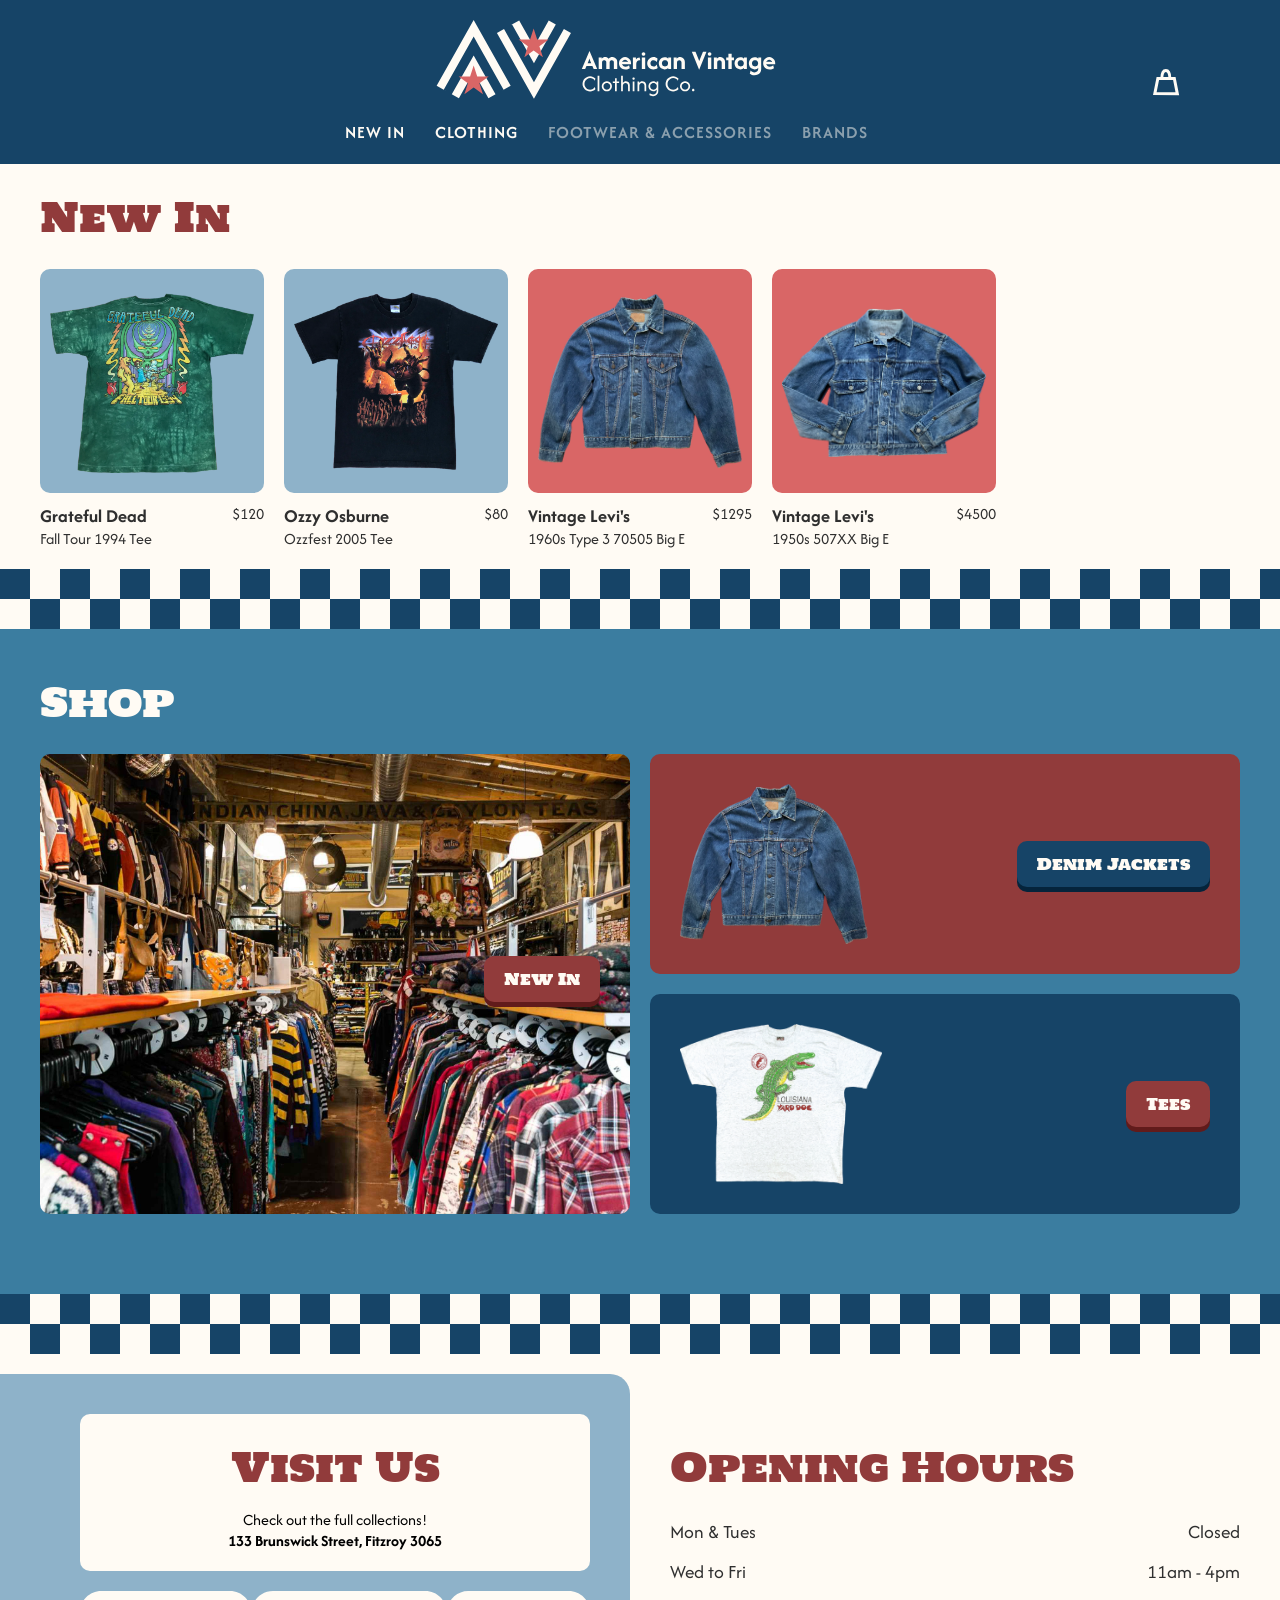
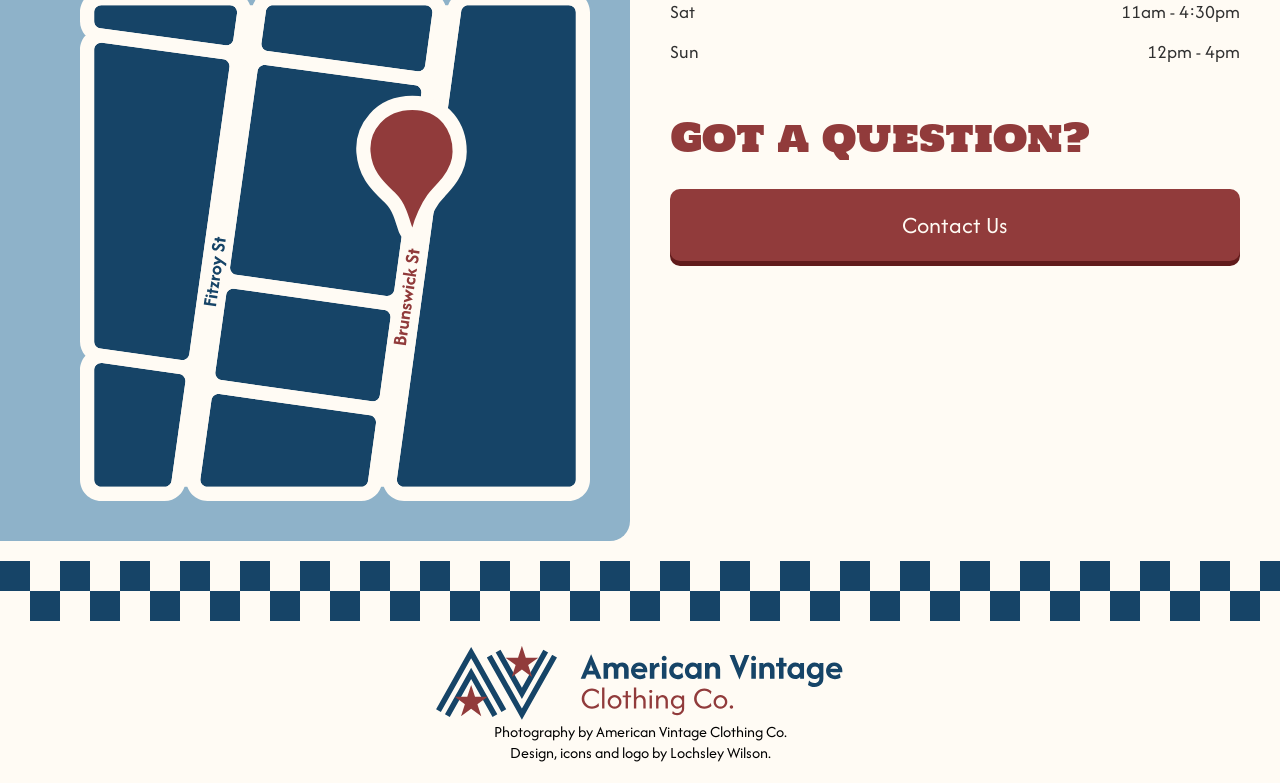
<file: index.html>
<!DOCTYPE html>
<html lang="en">

<head>
    <link rel="stylesheet" href="styles.css">
    <script src="main.js" defer></script>
    <meta charset="UTF-8">
    <meta name="viewport" content="width=device-width, initial-scale=1.0">
    <link rel="preconnect" href="https://fonts.googleapis.com">
    <link rel="preconnect" href="https://fonts.gstatic.com" crossorigin>
    <link href="https://fonts.googleapis.com/css2?family=Afacad:ital,wght@0,400..700;1,400..700&family=Holtwood+One+SC&display=swap" rel="stylesheet">
    <title>American Vintage Clothing Co.</title>
</head>

<body>
<header>
<!-- NAV BAR (with mobile-only and desktop-only elements) -->
    <nav>
<!-- Nav bar -- Left-aligned elements -->
        <div id="nav-left">
            <button id="hamburger-btn" class="mobile-only">
                <img src="icons/hamburger.svg" alt="Menu">
            </button>
         </div>
<!-- Nav bar -- Centre-aligned elements -->
        <div id="nav centre">
            <a href="index.html" id="nav-logo">
                <img src="brand/submark.svg" class="mobile-only" alt="American Vintage Clothing Co.">
                <img src="brand/horizontal-logo.svg" class="desktop-only" alt="American Vintage Clothing Co.">
            </a>
<!-- Nav bar -- Desktop-only nav links -->
            <div id="desktop-nav-links" class="desktop-only">
                <ul>
                    <li><a href="new.html">NEW IN</a></li>
                    <li style="position: relative;">
                        <a href="#" id="desktop-clothing-btn">CLOTHING</a>
                        <div id="desktop-dropdown-menu" class="hidden">
                            <ul class="dropdown-list">
                                <li><a href="tees.html">Tops</a></li>
                                <li><a href="denim-jackets.html">Jackets & Coats</a></li>
                                <li><a href="#" class="inactive">Bottoms</a></li>
                                <li><a href="#" class="inactive">Dresses & Overalls</a></li>
                            </ul>
                        </div>
                    </li>
                    <li><span class="inactive">FOOTWEAR & ACCESSORIES</span></li>
                    <li><span class="inactive">BRANDS</span></li>
                </ul>
            </div>
         </div>
<!-- Nav bar -- Right-aligned elements -->
        <div id="nav-right">
            <button id="bag-btn" class="cart-btn-container">
                <img src="icons/bag.svg" alt="Shopping Bag">
                <span id="cart-badge" class="cart-badge hidden">0</span>
            </button>
        </div>
    </nav>
<!-- Mobile menu overlay -->
<div id="mobile-menu" class="hidden">
    <ul>
        <li><a href="new.html">New In</a></li>
            <li>
                <button class="accordion-btn">Clothing</button>
                <ul class="sub-menu hidden">
                    <li><a href="tees.html">Tees</a></li>
                    <li><a href="denim-jackets.html">Denim Jackets</a></li>
                </ul>
            </li>
        <li><span class="inactive">Footwear & Accessories</span></li>
        <li><span class="inactive">Brands</span></li>
    </ul>
</div>
<!-- Cart ("bag") overlay -->
<div id="cart-overlay" class="hidden">
    <div class="cart-header">
        <h2>Your Bag</h2>
        <button id="close-cart-btn">
            <img src="icons/close.svg" alt="Close Cart">
        </button>
    </div>
    <div id="cart-items">
        <p>Your bag is currently empty.</p>
    </div>
    <div class="cart-footer">
        <a href="checkout.html" class="btn btn-secondary btn-large">Checkout</a>
    </div>
</div>
</header>

<main>
<!-- Cards -->
    <section id="hero">
        <a href="new.html" class="hero-card">
            <div class="index-card-content">
                <span class="btn btn-card btn-primary">New In</span>
            </div>
        </a>
    </section>
    <section id="sub-cards">
         <a href="tees.html" class="sub-card" id="tees-card">
            <div class="index-card-content">
                <span class="btn btn-card btn-primary">Tees</span>
            </div>
        </a>
         <a href="denim-jackets.html" class="sub-card" id="denim-jackets-card">
            <div class="index-card-content">
                <span class="btn btn-card btn-primary">Denim Jackets</span>
            </div>
        </a>
    </section>

<!-- New In (Desktop-only) -->
    <section id="desktop-new-in" class="container">
        <h1>New In</h1>
        <section id="product-list">
            <a href="product1.html" class="product-card">
                <div class="card-content">
                    <img src="images/product1_front.png" class="img-thumbnail img-thumbnail-blue" alt="Grateful Dead Tee">
                    <div class="product-details"><h3>Grateful Dead</h3><p>$120</p></div>
                    <p class="product-name">Fall Tour 1994 Tee</p>
                </div>
            </a>
            <a href="product2.html" class="product-card">
                <div class="card-content">
                    <img src="images/product2.png" class="img-thumbnail img-thumbnail-blue" alt="Ozzy Osbourne Tee">
                    <div class="product-details"><h3>Ozzy Osburne</h3><p>$80</p></div>
                    <p class="product-name">Ozzfest 2005 Tee</p>
                </div>
            </a>
            <a href="product3.html" class="product-card">
                <div class="card-content">
                    <img src="images/product3.png" class="img-thumbnail img-thumbnail-red" alt="Grateful Dead Tee">
                    <div class="product-details"><h3>Vintage Levi's</h3><p>$1295</p></div>
                    <p class="product-name">1960s Type 3 70505 Big E</p>
                </div>
            </a>
            <a href="product4.html" class="product-card">
                <div class="card-content">
                    <img src="images/product4.png" class="img-thumbnail img-thumbnail-red" alt="Grateful Dead Tee">
                    <div class="product-details"><h3>Vintage Levi's</h3><p>$4500</p></div>
                    <p class="product-name">1950s 507XX Big E</p>
                </div>
            </a>
        </section>
    </section>

<!-- Shop (Desktop-only) -->
 <div id="desktop-divider" class ="checkerboard"></div>
    <section id="desktop-shop">
        <section class="container"> 
        <h1>Shop</h1>
        <div class="shop-grid">
            <a href="new.html" class="bento-card bento-card--large">
                <span class="btn btn-card btn-primary">New In</span>
            </a>
            
            <a href="denim-jackets.html" class="bento-card bento-card--horizontal bento-card--red">
                <img src="images/product3.png" class="bento-card__img" alt="Denim Jacket">
                <span class="btn btn-card btn-secondary">Denim Jackets</span>
            </a>
            
            <a href="tees.html" class="bento-card bento-card--horizontal bento-card--blue">
                <img src="images/tee.png" class="bento-card__img" alt="Louisana Tee">
                <span class="btn btn-card btn-primary">Tees</span>
            </a>
        </div>
        </div>
        </section>
    </section>

    <div class ="checkerboard"></div>

    <section class="pre-footer-wrapper container">
        
        <div class="pre-footer-left">
            <div class="visit-card">
                <h1>Visit Us</h1>
                <p>Check out the full collections!</p>
                <p><strong>133 Brunswick Street, Fitzroy 3065</strong></p>
            </div>
            <div id="map-container">
                <a href="https://maps.app.goo.gl/vPZJQgD94iezXkmE8"></a>
            </div>
        </div>

        <div class="pre-footer-right">
            <section class="hours-section">
                <h1>Opening Hours</h1>
                <div class="hours-grid">
                    <span>Mon & Tues</span> <span class="align-right inactive-time">Closed</span>
                    <span>Wed to Fri</span> <span class="align-right">11am - 4pm</span>
                    <span>Sat</span> <span class="align-right">11am - 4:30pm</span>
                    <span>Sun</span> <span class="align-right">12pm - 4pm</span>
                </div>
            </section>
            
            <section class="contact-section">
                <h1>Got a question?</h1>
                <a href="mailto:hello@americanvintage.com" class="btn btn-primary btn-large contact-btn">Contact Us</a>
            </section>
        </div>

    </section>

</main>
<footer>
    <div class ="checkerboard"></div>
    <div id="footer-content">
        <img src="images/logo_horizontal_lightbg.svg" class="footer-logo" alt="American Vintage Clothing Co.">
        <p>Photography by American Vintage Clothing Co.</p>
        <p>Design, icons and logo by Lochsley Wilson.</p>
    </div>
</footer>
</body>
</html>
</file>
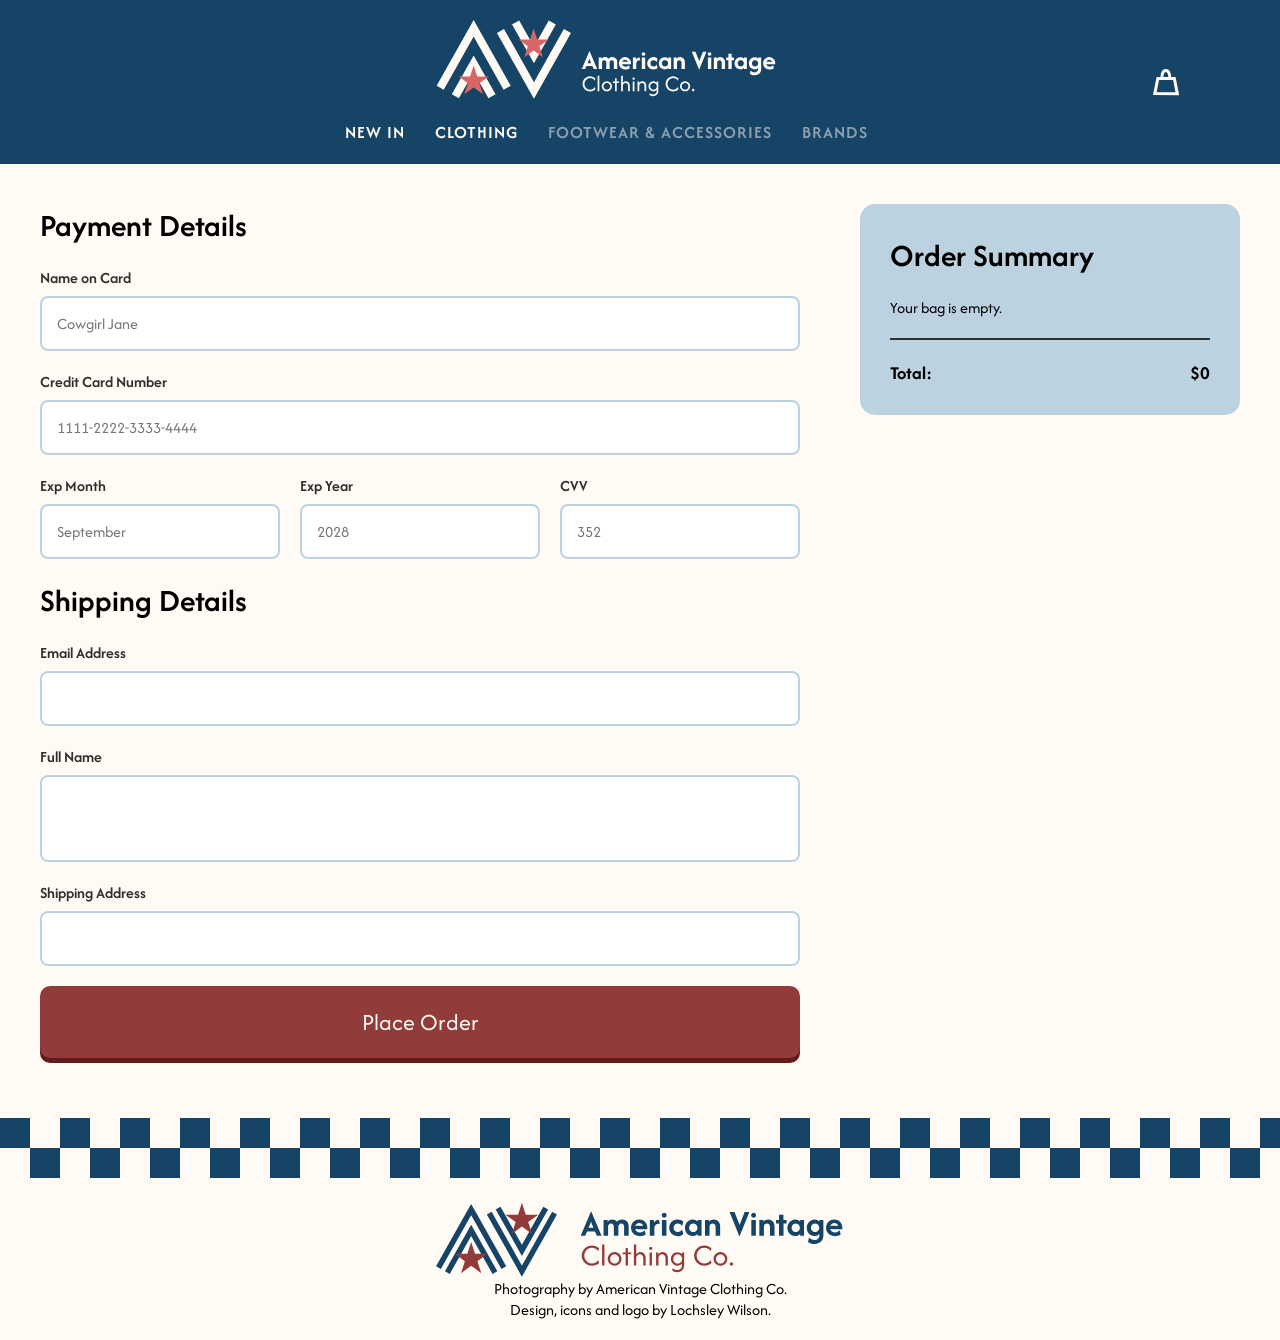
<file: checkout.html>
<!DOCTYPE html>
<html lang="en">

<head>
    <link rel="stylesheet" href="styles.css">
    <script src="main.js" defer></script>
    <meta charset="UTF-8">
    <meta name="viewport" content="width=device-width, initial-scale=1.0">
    <link rel="preconnect" href="https://fonts.googleapis.com">
    <link rel="preconnect" href="https://fonts.gstatic.com" crossorigin>
    <link href="https://fonts.googleapis.com/css2?family=Afacad:ital,wght@0,400..700;1,400..700&family=Holtwood+One+SC&display=swap" rel="stylesheet">
    <title>American Vintage Clothing Co. - Checkout</title>
</head>

<body>
<header>
<!-- NAV BAR (with mobile-only and desktop-only elements) -->
    <nav>
<!-- Nav bar -- Left-aligned elements -->
        <div id="nav-left">
            <button id="hamburger-btn" class="mobile-only">
                <img src="icons/hamburger.svg" alt="Menu">
            </button>
         </div>
<!-- Nav bar -- Centre-aligned elements -->
        <div id="nav centre">
            <a href="index.html" id="nav-logo">
                <img src="brand/submark.svg" class="mobile-only" alt="American Vintage Clothing Co.">
                <img src="brand/horizontal-logo.svg" class="desktop-only" alt="American Vintage Clothing Co.">
            </a>
<!-- Nav bar -- Desktop-only nav links -->
            <div id="desktop-nav-links" class="desktop-only">
                <ul>
                    <li><a href="new.html">NEW IN</a></li>
                    <li style="position: relative;">
                        <a href="#" id="desktop-clothing-btn">CLOTHING</a>
                        <div id="desktop-dropdown-menu" class="hidden">
                            <ul class="dropdown-list">
                                <li><a href="tees.html">Tops</a></li>
                                <li><a href="denim-jackets.html">Jackets & Coats</a></li>
                                <li><a href="#" class="inactive">Bottoms</a></li>
                                <li><a href="#" class="inactive">Dresses & Overalls</a></li>
                            </ul>
                        </div>
                    </li>
                    <li><span class="inactive">FOOTWEAR & ACCESSORIES</span></li>
                    <li><span class="inactive">BRANDS</span></li>
                </ul>
            </div>
         </div>
<!-- Nav bar -- Right-aligned elements -->
        <div id="nav-right">
            <button id="bag-btn" class="cart-btn-container">
                <img src="icons/bag.svg" alt="Shopping Bag">
                <span id="cart-badge" class="cart-badge hidden">0</span>
            </button>
        </div>
    </nav>
<!-- Mobile menu overlay -->
<div id="mobile-menu" class="hidden">
    <ul>
        <li><a href="new.html">New In</a></li>
            <li>
                <button class="accordion-btn">Clothing</button>
                <ul class="sub-menu hidden">
                    <li><a href="tees.html">Tees</a></li>
                    <li><a href="denim-jackets.html">Denim Jackets</a></li>
                </ul>
            </li>
        <li><span class="inactive">Footwear & Accessories</span></li>
        <li><span class="inactive">Brands</span></li>
    </ul>
</div>
<!-- Cart ("bag") overlay -->
<div id="cart-overlay" class="hidden">
    <div class="cart-header">
        <h2>Your Bag</h2>
        <button id="close-cart-btn">
            <img src="icons/close.svg" alt="Close Cart">
        </button>
    </div>
    <div id="cart-items">
        <p>Your bag is currently empty.</p>
    </div>
    <div class="cart-footer">
        <a href="checkout.html" class="btn btn-secondary btn-large">Checkout</a>
    </div>
</div>
</header>
<main class="checkout-container container">
    <section class="checkout-form-section">
        <h2>Payment Details</h2>

            <div class="form-group">
                <label for="cname">Name on Card</label>
                <input type="text" id="cname" name="cardname" placeholder="Cowgirl Jane" required>
            </div>

            <div class="form-group">
                <label for="ccnum">Credit Card Number</label>
                <input type="text" id="ccnum" name="cardnumber" placeholder="1111-2222-3333-4444" required>
            </div>

            <div style="display: flex; gap: 20px;">
                <div class="form-group" style="flex: 1;">
                    <label for="expmonth">Exp Month</label>
                    <input type="text" id="expmonth" name="expmonth" placeholder="September" required>
                </div>
                <div class="form-group" style="flex: 1;">
                    <label for="expyear">Exp Year</label>
                    <input type="text" id="expyear" name="expyear" placeholder="2028" required>
                </div>
                <div class="form-group" style="flex: 1;">
                    <label for="cvv">CVV</label>
                    <input type="text" id="cvv" name="cvv" placeholder="352" required>
                </div>
            </div>
        <h2>Shipping Details</h2>
        <form id="checkout-form">
            <div class="form-group">
                <label for="email">Email Address</label>
                <input type="email" id="email" required>
            </div>
            <div class="form-group">
                <label for="name">Full Name</label>
                <input type="text" id="name" required>
            </div>
            <div class="form-group">
                <label for="address">Shipping Address</label>
                <input type="text" id="address" required>
            </div>
            
            <button type="submit" class="btn btn-primary btn-large" style="margin-top: 20px;">
                Place Order
            </button>
        </form>
    </section>

    <aside class="checkout-summary-section">
        <h2>Order Summary</h2>
        <div id="checkout-summary-items">
            </div>
        <div class="checkout-total-row">
            <h3>Total:</h3>
            <h3 id="checkout-order-total">$0</h3>
        </div>
    </aside>

    <div id="confirmation-overlay" class="hidden">
        <div class="confirmation-container container">
            <button id="close-confirmation-btn" class="close-btn">
                <img src="icons/close.svg" alt="Close" style="width: 30px; height: 30px;">
            </button>
            
            <h1 class="brand" style="text-align: center; margin-top: 40px;">THANK YOU!</h1>
            
            <div class="success-icon-container">
                <div class="success-icon"><img src="icons/tick.svg" alt="Success!"></div> 
            </div>

            <div class="confirmation-section">
                <h3>Order summary</h3>
                <div class="confirmation-row">
                    <p>Free Shipping</p>
                    <p>$0</p>
                </div>
                <div class="confirmation-row confirmation-total">
                    <p style="font-weight: 600; color: var(--charcoal);">Total</p>
                    <p id="confirm-total" style="font-weight: 600; color: var(--charcoal);">$0</p>
                </div>
            </div>

            <div class="confirmation-section">
                <h3>Shipping details</h3>
                <p id="confirm-name">Name</p>
                <p id="confirm-address">Address</p>
            </div>

            <div class="confirmation-section">
                <h3>Payment details</h3>
                <div class="confirmation-row">
                    <p>Card ending in <span id="confirm-card">XXXX</span></p>
                    <div style="width: 40px; height: 25px; background-color: var(--dark-blue); border-radius: 4px;"></div>
                </div>
            </div>

            <a href="index.html" class="btn btn-primary btn-large" style="margin-top: 30px;">Keep shopping</a>
        </div>
    </div>
</main>
<footer>
    <div class ="checkerboard"></div>
    <div id="footer-content">
        <img src="images/logo_horizontal_lightbg.svg" class="footer-logo" alt="American Vintage Clothing Co.">
        <p>Photography by American Vintage Clothing Co.</p>
        <p>Design, icons and logo by Lochsley Wilson.</p>
    </div>
</footer>
</body>
</html>
</file>
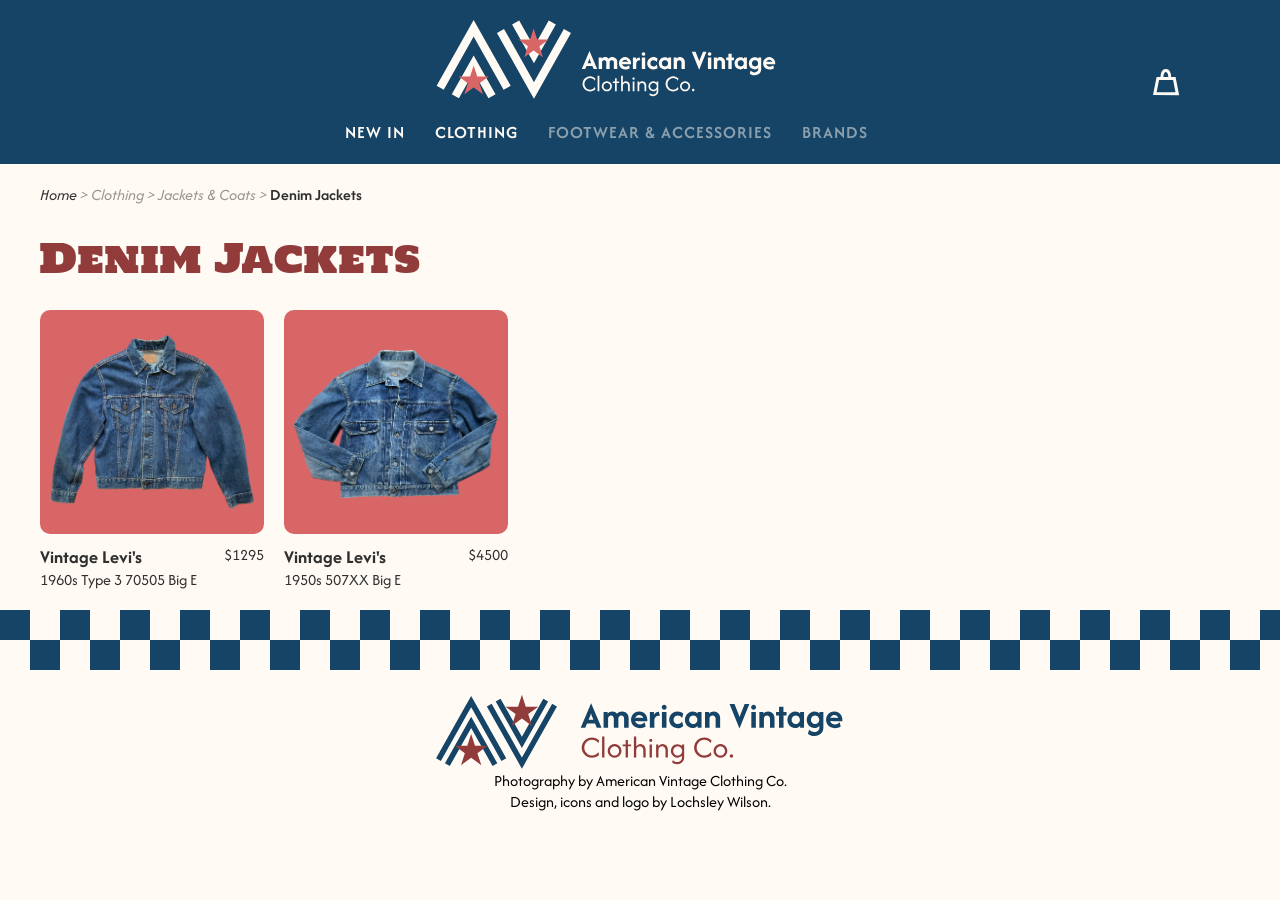
<file: denim-jackets.html>
<!DOCTYPE html>
<html lang="en">

<head>
    <link rel="stylesheet" href="styles.css">
    <script src="main.js" defer></script>
    <meta charset="UTF-8">
    <meta name="viewport" content="width=device-width, initial-scale=1.0">
    <link rel="preconnect" href="https://fonts.googleapis.com">
    <link rel="preconnect" href="https://fonts.gstatic.com" crossorigin>
    <link href="https://fonts.googleapis.com/css2?family=Afacad:ital,wght@0,400..700;1,400..700&family=Holtwood+One+SC&display=swap" rel="stylesheet">
    <title>American Vintage Clothing Co. - Denim Jackets</title>
</head>

<body>
<header>
<!-- NAV BAR (with mobile-only and desktop-only elements) -->
    <nav>
<!-- Nav bar -- Left-aligned elements -->
        <div id="nav-left">
            <button id="hamburger-btn" class="mobile-only">
                <img src="icons/hamburger.svg" alt="Menu">
            </button>
         </div>
<!-- Nav bar -- Centre-aligned elements -->
        <div id="nav centre">
            <a href="index.html" id="nav-logo">
                <img src="brand/submark.svg" class="mobile-only" alt="American Vintage Clothing Co.">
                <img src="brand/horizontal-logo.svg" class="desktop-only" alt="American Vintage Clothing Co.">
            </a>
<!-- Nav bar -- Desktop-only nav links -->
            <div id="desktop-nav-links" class="desktop-only">
                <ul>
                    <li><a href="new.html">NEW IN</a></li>
                    <li style="position: relative;">
                        <a href="#" id="desktop-clothing-btn">CLOTHING</a>
                        <div id="desktop-dropdown-menu" class="hidden">
                            <ul class="dropdown-list">
                                <li><a href="tees.html">Tops</a></li>
                                <li><a href="denim-jackets.html">Jackets & Coats</a></li>
                                <li><a href="#" class="inactive">Bottoms</a></li>
                                <li><a href="#" class="inactive">Dresses & Overalls</a></li>
                            </ul>
                        </div>
                    </li>
                    <li><span class="inactive">FOOTWEAR & ACCESSORIES</span></li>
                    <li><span class="inactive">BRANDS</span></li>
                </ul>
            </div>
         </div>
<!-- Nav bar -- Right-aligned elements -->
        <div id="nav-right">
            <button id="bag-btn" class="cart-btn-container">
                <img src="icons/bag.svg" alt="Shopping Bag">
                <span id="cart-badge" class="cart-badge hidden">0</span>
            </button>
        </div>
    </nav>
<!-- Mobile menu overlay -->
<div id="mobile-menu" class="hidden">
    <ul>
        <li><a href="new.html">New In</a></li>
            <li>
                <button class="accordion-btn">Clothing</button>
                <ul class="sub-menu hidden">
                    <li><a href="tees.html">Tees</a></li>
                    <li><a href="denim-jackets.html">Denim Jackets</a></li>
                </ul>
            </li>
        <li><span class="inactive">Footwear & Accessories</span></li>
        <li><span class="inactive">Brands</span></li>
    </ul>
</div>
<!-- Cart ("bag") overlay -->
<div id="cart-overlay" class="hidden">
    <div class="cart-header">
        <h2>Your Bag</h2>
        <button id="close-cart-btn">
            <img src="icons/close.svg" alt="Close Cart">
        </button>
    </div>
    <div id="cart-items">
        <p>Your bag is currently empty.</p>
    </div>
    <div class="cart-footer">
        <a href="checkout.html" class="btn btn-secondary btn-large">Checkout</a>
    </div>
</div>
</header>

<main>
    <section id="breadcrumb" class="container">
        <p>
            <a href="index.html" class="breadcrumb-link">Home</a> 
            <span class="breadcrumb-inactive"> > Clothing > Jackets & Coats > </span>
            <span class="breadcrumb-current">Denim Jackets</span>
        </p>
    </section>
    <section id="products" class="container">
        <h1>Denim Jackets</h1>
        <section id="product-list">
            <a href="product3.html" class="product-card">
                <div class="card-content">
                    <img src="images/product3.png" class="img-thumbnail img-thumbnail-red" alt="Grateful Dead Tee">
                    <div class="product-details"><h3>Vintage Levi's</h3><p>$1295</p></div>
                    <p class="product-name">1960s Type 3 70505 Big E</p>
                </div>
            </a>
            <a href="product4.html" class="product-card">
                <div class="card-content">
                    <img src="images/product4.png" class="img-thumbnail img-thumbnail-red" alt="Grateful Dead Tee">
                    <div class="product-details"><h3>Vintage Levi's</h3><p>$4500</p></div>
                    <p class="product-name">1950s 507XX Big E</p>
                </div>
            </a>
    </section>
</main>
<footer>
    <div class ="checkerboard"></div>
    <div id="footer-content">
        <img src="images/logo_horizontal_lightbg.svg" class="footer-logo" alt="American Vintage Clothing Co.">
        <p>Photography by American Vintage Clothing Co.</p>
        <p>Design, icons and logo by Lochsley Wilson.</p>
    </div>
</footer>
</body>
</html>
</file>
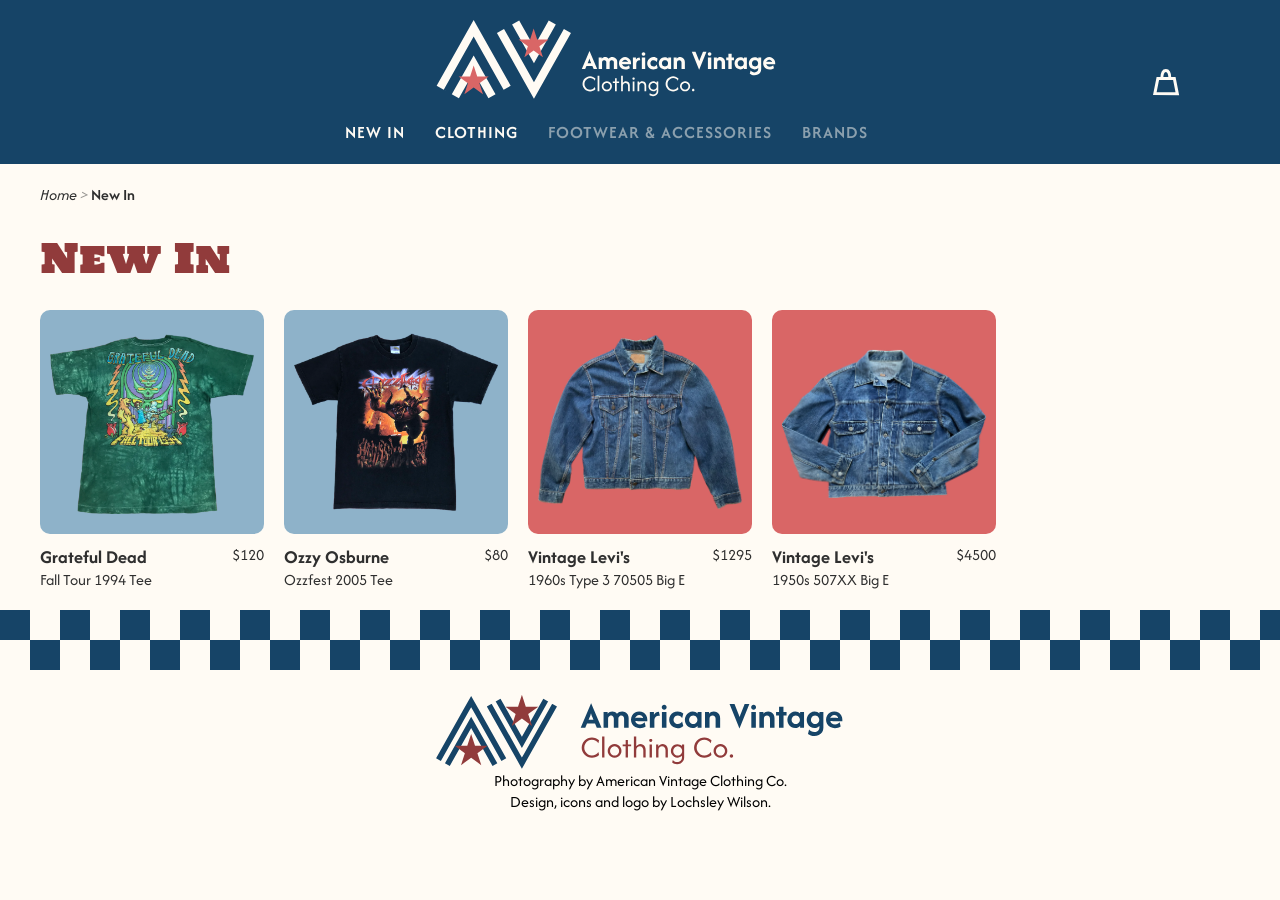
<file: new.html>
<!DOCTYPE html>
<html lang="en">

<head>
    <link rel="stylesheet" href="styles.css">
    <script src="main.js" defer></script>
    <meta charset="UTF-8">
    <meta name="viewport" content="width=device-width, initial-scale=1.0">
    <link rel="preconnect" href="https://fonts.googleapis.com">
    <link rel="preconnect" href="https://fonts.gstatic.com" crossorigin>
    <link href="https://fonts.googleapis.com/css2?family=Afacad:ital,wght@0,400..700;1,400..700&family=Holtwood+One+SC&display=swap" rel="stylesheet">
    <title>American Vintage Clothing Co. - New In</title>
</head>

<body>
<header>
<!-- NAV BAR (with mobile-only and desktop-only elements) -->
    <nav>
<!-- Nav bar -- Left-aligned elements -->
        <div id="nav-left">
            <button id="hamburger-btn" class="mobile-only">
                <img src="icons/hamburger.svg" alt="Menu">
            </button>
         </div>
<!-- Nav bar -- Centre-aligned elements -->
        <div id="nav centre">
            <a href="index.html" id="nav-logo">
                <img src="brand/submark.svg" class="mobile-only" alt="American Vintage Clothing Co.">
                <img src="brand/horizontal-logo.svg" class="desktop-only" alt="American Vintage Clothing Co.">
            </a>
<!-- Nav bar -- Desktop-only nav links -->
            <div id="desktop-nav-links" class="desktop-only">
                <ul>
                    <li><a href="new.html">NEW IN</a></li>
                    <li style="position: relative;">
                        <a href="#" id="desktop-clothing-btn">CLOTHING</a>
                        <div id="desktop-dropdown-menu" class="hidden">
                            <ul class="dropdown-list">
                                <li><a href="tees.html">Tops</a></li>
                                <li><a href="denim-jackets.html">Jackets & Coats</a></li>
                                <li><a href="#" class="inactive">Bottoms</a></li>
                                <li><a href="#" class="inactive">Dresses & Overalls</a></li>
                            </ul>
                        </div>
                    </li>
                    <li><span class="inactive">FOOTWEAR & ACCESSORIES</span></li>
                    <li><span class="inactive">BRANDS</span></li>
                </ul>
            </div>
         </div>
<!-- Nav bar -- Right-aligned elements -->
        <div id="nav-right">
            <button id="bag-btn" class="cart-btn-container">
                <img src="icons/bag.svg" alt="Shopping Bag">
                <span id="cart-badge" class="cart-badge hidden">0</span>
            </button>
        </div>
    </nav>
<!-- Mobile menu overlay -->
<div id="mobile-menu" class="hidden">
    <ul>
        <li><a href="new.html">New In</a></li>
            <li>
                <button class="accordion-btn">Clothing</button>
                <ul class="sub-menu hidden">
                    <li><a href="tees.html">Tees</a></li>
                    <li><a href="denim-jackets.html">Denim Jackets</a></li>
                </ul>
            </li>
        <li><span class="inactive">Footwear & Accessories</span></li>
        <li><span class="inactive">Brands</span></li>
    </ul>
</div>
<!-- Cart ("bag") overlay -->
<div id="cart-overlay" class="hidden">
    <div class="cart-header">
        <h2>Your Bag</h2>
        <button id="close-cart-btn">
            <img src="icons/close.svg" alt="Close Cart">
        </button>
    </div>
    <div id="cart-items">
        <p>Your bag is currently empty.</p>
    </div>
    <div class="cart-footer">
        <a href="checkout.html" class="btn btn-secondary btn-large">Checkout</a>
    </div>
</div>
</header>
<main>
    <section id="breadcrumb" class="container">
        <p>
            <a href="index.html" class="breadcrumb-link">Home</a> 
            <span class="breadcrumb-inactive"> > </span>
            <span class="breadcrumb-current">New In</span>
        </p>
    </section>
    <section id="products" class="container">
        <h1>New In</h1>
        <section id="product-list">
            <a href="product1.html" class="product-card">
                <div class="card-content">
                    <img src="images/product1_front.png" class="img-thumbnail img-thumbnail-blue" alt="Grateful Dead Tee">
                    <div class="product-details"><h3>Grateful Dead</h3><p>$120</p></div>
                    <p class="product-name">Fall Tour 1994 Tee</p>
                </div>
            </a>
            <a href="product2.html" class="product-card">
                <div class="card-content">
                    <img src="images/product2.png" class="img-thumbnail img-thumbnail-blue" alt="Ozzy Osbourne Tee">
                    <div class="product-details"><h3>Ozzy Osburne</h3><p>$80</p></div>
                    <p class="product-name">Ozzfest 2005 Tee</p>
                </div>
            </a>
            <a href="product3.html" class="product-card">
                <div class="card-content">
                    <img src="images/product3.png" class="img-thumbnail img-thumbnail-red" alt="Grateful Dead Tee">
                    <div class="product-details"><h3>Vintage Levi's</h3><p>$1295</p></div>
                    <p class="product-name">1960s Type 3 70505 Big E</p>
                </div>
            </a>
            <a href="product4.html" class="product-card">
                <div class="card-content">
                    <img src="images/product4.png" class="img-thumbnail img-thumbnail-red" alt="Grateful Dead Tee">
                    <div class="product-details"><h3>Vintage Levi's</h3><p>$4500</p></div>
                    <p class="product-name">1950s 507XX Big E</p>
                </div>
            </a>
        </section>
</main>
<footer>
    <div class ="checkerboard"></div>
    <div id="footer-content">
        <img src="images/logo_horizontal_lightbg.svg" class="footer-logo" alt="American Vintage Clothing Co.">
        <p>Photography by American Vintage Clothing Co.</p>
        <p>Design, icons and logo by Lochsley Wilson.</p>
    </div>
</footer>
</body>
</html>
</file>
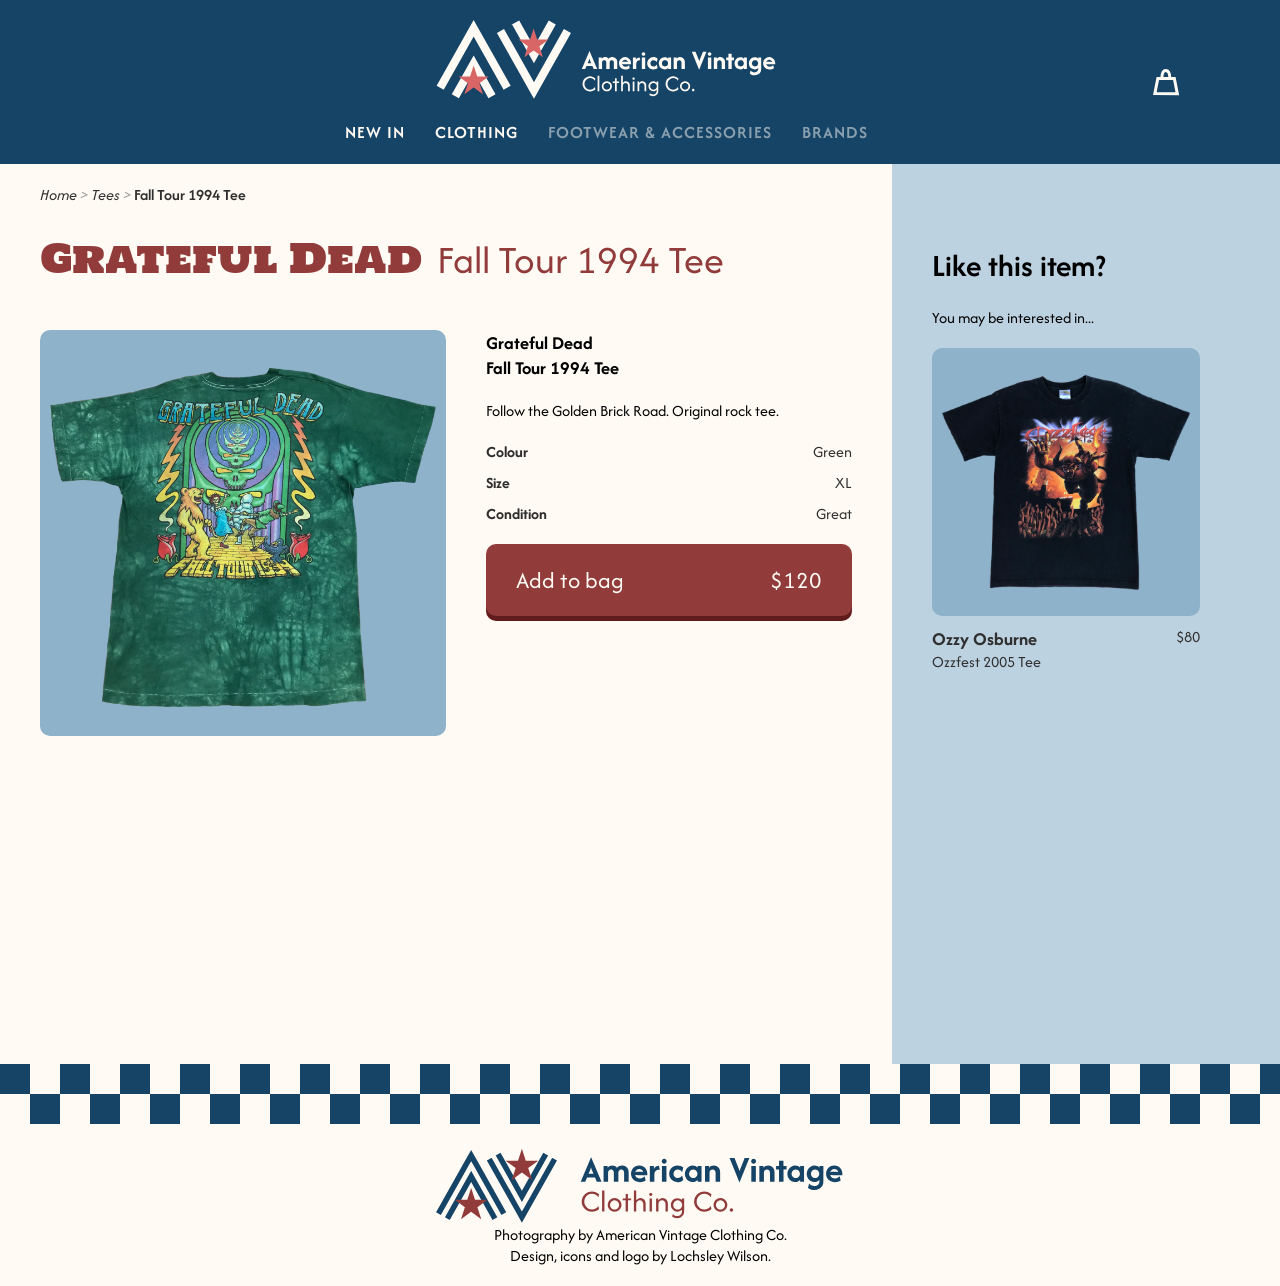
<file: product1.html>
<!DOCTYPE html>
<html lang="en">

<head>
    <link rel="stylesheet" href="styles.css">
    <script src="main.js" defer></script>
    <meta charset="UTF-8">
    <meta name="viewport" content="width=device-width, initial-scale=1.0">
    <link rel="preconnect" href="https://fonts.googleapis.com">
    <link rel="preconnect" href="https://fonts.gstatic.com" crossorigin>
    <link href="https://fonts.googleapis.com/css2?family=Afacad:ital,wght@0,400..700;1,400..700&family=Holtwood+One+SC&display=swap" rel="stylesheet">
    <title>American Vintage Clothing Co. - Grateful Dead Fall Tour 1994 Tee</title>
</head>

<body>
<header>
<!-- NAV BAR (with mobile-only and desktop-only elements) -->
    <nav>
<!-- Nav bar -- Left-aligned elements -->
        <div id="nav-left">
            <button id="hamburger-btn" class="mobile-only">
                <img src="icons/hamburger.svg" alt="Menu">
            </button>
         </div>
<!-- Nav bar -- Centre-aligned elements -->
        <div id="nav centre">
            <a href="index.html" id="nav-logo">
                <img src="brand/submark.svg" class="mobile-only" alt="American Vintage Clothing Co.">
                <img src="brand/horizontal-logo.svg" class="desktop-only" alt="American Vintage Clothing Co.">
            </a>
<!-- Nav bar -- Desktop-only nav links -->
            <div id="desktop-nav-links" class="desktop-only">
                <ul>
                    <li><a href="new.html">NEW IN</a></li>
                    <li style="position: relative;">
                        <a href="#" id="desktop-clothing-btn">CLOTHING</a>
                        <div id="desktop-dropdown-menu" class="hidden">
                            <ul class="dropdown-list">
                                <li><a href="tees.html">Tops</a></li>
                                <li><a href="denim-jackets.html">Jackets & Coats</a></li>
                                <li><a href="#" class="inactive">Bottoms</a></li>
                                <li><a href="#" class="inactive">Dresses & Overalls</a></li>
                            </ul>
                        </div>
                    </li>
                    <li><span class="inactive">FOOTWEAR & ACCESSORIES</span></li>
                    <li><span class="inactive">BRANDS</span></li>
                </ul>
            </div>
         </div>
<!-- Nav bar -- Right-aligned elements -->
        <div id="nav-right">
            <button id="bag-btn" class="cart-btn-container">
                <img src="icons/bag.svg" alt="Shopping Bag">
                <span id="cart-badge" class="cart-badge hidden">0</span>
            </button>
        </div>
    </nav>
<!-- Mobile menu overlay -->
<div id="mobile-menu" class="hidden">
    <ul>
        <li><a href="new.html">New In</a></li>
            <li>
                <button class="accordion-btn">Clothing</button>
                <ul class="sub-menu hidden">
                    <li><a href="tees.html">Tees</a></li>
                    <li><a href="denim-jackets.html">Denim Jackets</a></li>
                </ul>
            </li>
        <li><span class="inactive">Footwear & Accessories</span></li>
        <li><span class="inactive">Brands</span></li>
    </ul>
</div>
<!-- Cart ("bag") overlay -->
<div id="cart-overlay" class="hidden">
    <div class="cart-header">
        <h2>Your Bag</h2>
        <button id="close-cart-btn">
            <img src="icons/close.svg" alt="Close Cart">
        </button>
    </div>
    <div id="cart-items">
        <p>Your bag is currently empty.</p>
    </div>
    <div class="cart-footer">
        <a href="checkout.html" class="btn btn-secondary btn-large">Checkout</a>
    </div>
</div>
</header>

<main class="product-page-container">
    <div class="product-main-content">
        <section id="breadcrumb" class="container">
            <p>
                <a href="index.html" class="breadcrumb-link">Home</a> 
                <span class="breadcrumb-inactive"> ></span>
                <a href="tees.html" class="breadcrumb-link">Tees</a> 
                <span class="breadcrumb-inactive"> > </span>
                <span class="breadcrumb-current">Fall Tour 1994 Tee</span>
            </p>
        </section>
        <div class="product-heading-group">
            <h1 class="brand">Grateful Dead</h1>
            <h1 id="name">Fall Tour 1994 Tee</h1>
        </div>
        <section id="product" class="container">
            <img src="images/product1_front.png" id="main-product" class="img-thumbnail img-thumbnail-blue" alt="Grateful Dead Tee">
            <section id="product-info"> 
                <h3 class="product-brand">Grateful Dead</h2>
                <h3 class="product-name">Fall Tour 1994 Tee</h2>
                <p class="product-description">Follow the Golden Brick Road. Original rock tee.</p>
                <p class="product-variable"><span class="product-variable--name">Colour</span><span class="product-variable--data">Green</span></p>
                <p class="product-variable"><span class="product-variable--name">Size</span><span class="product-variable--data">XL</span></p>
                <p class="product-variable"><span class="product-variable--name">Condition</span><span class="product-variable--data">Great</span></p>
                <button id="add-to-bag-btn" class="btn btn-primary btn-split" data-id="1">
                    <span>Add to bag</span> <span id="btn-price">$120</span>  
                </button>
            </section>
        </section>
        
    </div>
    
    <aside id="product-sidebar" class="desktop-only">
        <div id="product-sidebar--content">
            <h2>Like this item?</h2>
            <p>You may be interested in...</p>
            <a href="product2.html" class="product-card">
                <div class="card-content">
                    <img src="images/product2.png" class="img-thumbnail img-thumbnail-blue" alt="Ozzy Osbourne Tee">
                    <div class="product-details"><h3>Ozzy Osburne </h3><p>$80</p></div>
                    <p class="product-name">Ozzfest 2005 Tee</p>
                </div>
            </a>
        </div>
    </aside>

</main>
<footer>
    <div class ="checkerboard"></div>
    <div id="footer-content">
        <img src="images/logo_horizontal_lightbg.svg" class="footer-logo" alt="American Vintage Clothing Co.">
        <p>Photography by American Vintage Clothing Co.</p>
        <p>Design, icons and logo by Lochsley Wilson.</p>
    </div>
</footer>
</body>
</html>
</file>
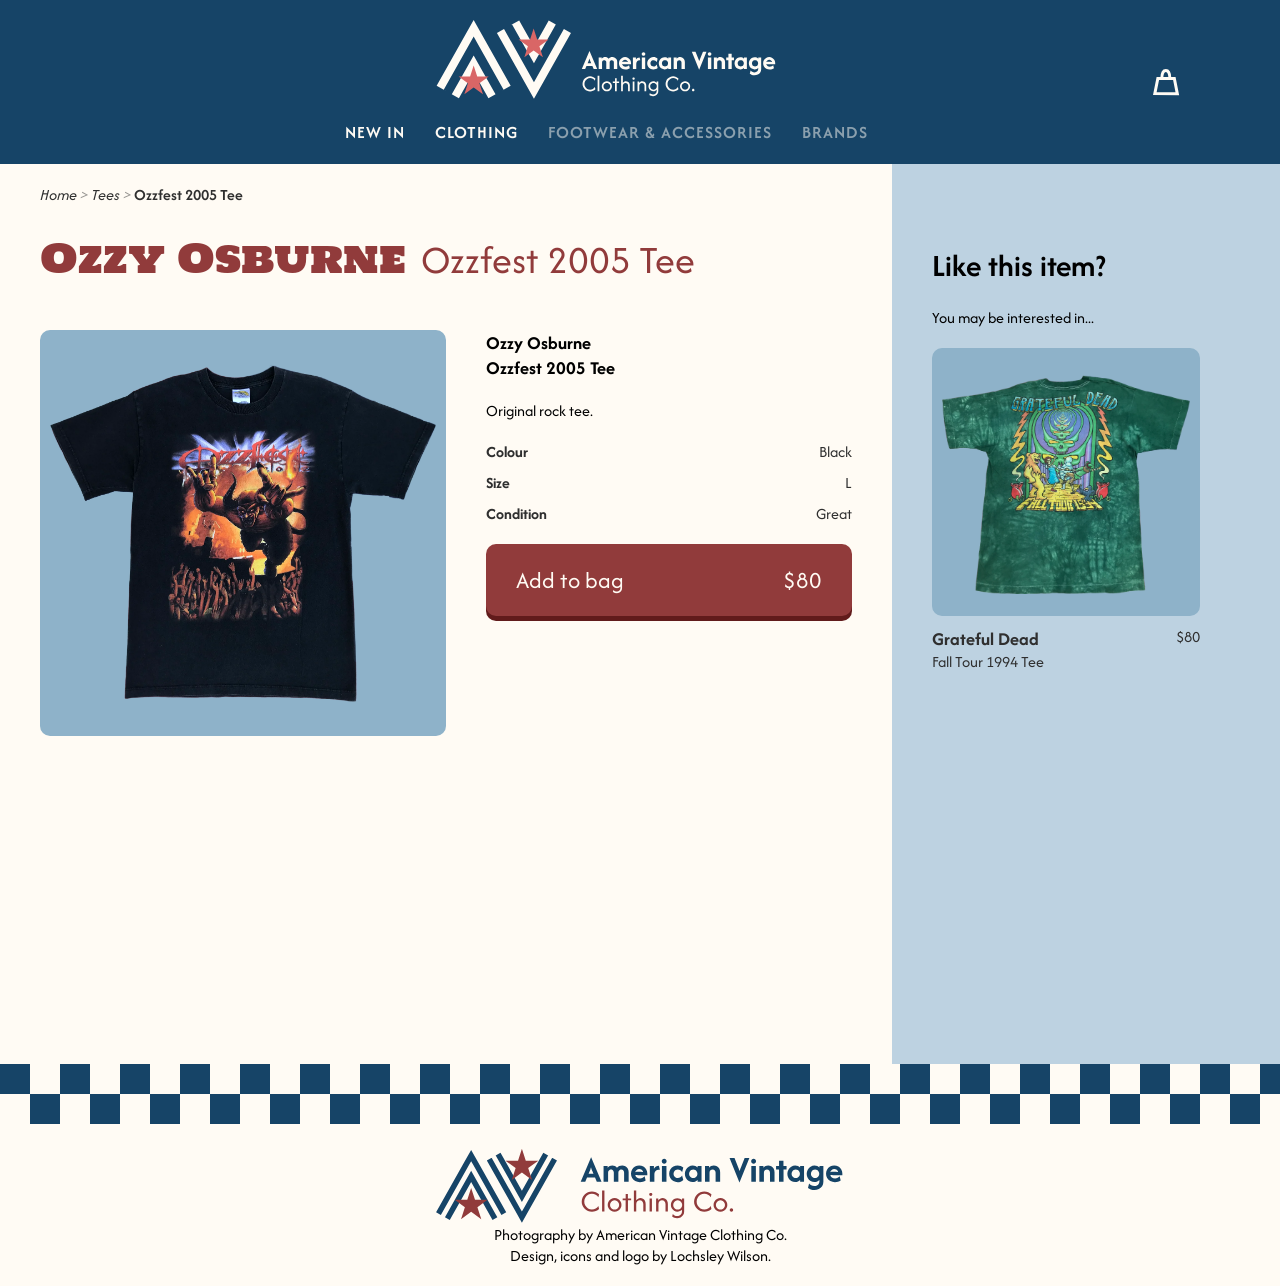
<file: product2.html>
<!DOCTYPE html>
<html lang="en">

<head>
    <link rel="stylesheet" href="styles.css">
    <script src="main.js" defer></script>
    <meta charset="UTF-8">
    <meta name="viewport" content="width=device-width, initial-scale=1.0">
    <link rel="preconnect" href="https://fonts.googleapis.com">
    <link rel="preconnect" href="https://fonts.gstatic.com" crossorigin>
    <link href="https://fonts.googleapis.com/css2?family=Afacad:ital,wght@0,400..700;1,400..700&family=Holtwood+One+SC&display=swap" rel="stylesheet">
    <title>American Vintage Clothing Co. - Ozzy Osburne Ozzfest 2005 Tee</title>
</head>

<body>
<header>
<!-- NAV BAR (with mobile-only and desktop-only elements) -->
    <nav>
<!-- Nav bar -- Left-aligned elements -->
        <div id="nav-left">
            <button id="hamburger-btn" class="mobile-only">
                <img src="icons/hamburger.svg" alt="Menu">
            </button>
         </div>
<!-- Nav bar -- Centre-aligned elements -->
        <div id="nav centre">
            <a href="index.html" id="nav-logo">
                <img src="brand/submark.svg" class="mobile-only" alt="American Vintage Clothing Co.">
                <img src="brand/horizontal-logo.svg" class="desktop-only" alt="American Vintage Clothing Co.">
            </a>
<!-- Nav bar -- Desktop-only nav links -->
            <div id="desktop-nav-links" class="desktop-only">
                <ul>
                    <li><a href="new.html">NEW IN</a></li>
                    <li style="position: relative;">
                        <a href="#" id="desktop-clothing-btn">CLOTHING</a>
                        <div id="desktop-dropdown-menu" class="hidden">
                            <ul class="dropdown-list">
                                <li><a href="tees.html">Tops</a></li>
                                <li><a href="denim-jackets.html">Jackets & Coats</a></li>
                                <li><a href="#" class="inactive">Bottoms</a></li>
                                <li><a href="#" class="inactive">Dresses & Overalls</a></li>
                            </ul>
                        </div>
                    </li>
                    <li><span class="inactive">FOOTWEAR & ACCESSORIES</span></li>
                    <li><span class="inactive">BRANDS</span></li>
                </ul>
            </div>
         </div>
<!-- Nav bar -- Right-aligned elements -->
        <div id="nav-right">
            <button id="bag-btn" class="cart-btn-container">
                <img src="icons/bag.svg" alt="Shopping Bag">
                <span id="cart-badge" class="cart-badge hidden">0</span>
            </button>
        </div>
    </nav>
<!-- Mobile menu overlay -->
<div id="mobile-menu" class="hidden">
    <ul>
        <li><a href="new.html">New In</a></li>
            <li>
                <button class="accordion-btn">Clothing</button>
                <ul class="sub-menu hidden">
                    <li><a href="tees.html">Tees</a></li>
                    <li><a href="denim-jackets.html">Denim Jackets</a></li>
                </ul>
            </li>
        <li><span class="inactive">Footwear & Accessories</span></li>
        <li><span class="inactive">Brands</span></li>
    </ul>
</div>
<!-- Cart ("bag") overlay -->
<div id="cart-overlay" class="hidden">
    <div class="cart-header">
        <h2>Your Bag</h2>
        <button id="close-cart-btn">
            <img src="icons/close.svg" alt="Close Cart">
        </button>
    </div>
    <div id="cart-items">
        <p>Your bag is currently empty.</p>
    </div>
    <div class="cart-footer">
        <a href="checkout.html" class="btn btn-secondary btn-large">Checkout</a>
    </div>
</div>
</header>

<main class="product-page-container">
    <div class="product-main-content">
        <section id="breadcrumb" class="container">
            <p>
                <a href="index.html" class="breadcrumb-link">Home</a> 
                <span class="breadcrumb-inactive"> ></span>
                <a href="tees.html" class="breadcrumb-link">Tees</a> 
                <span class="breadcrumb-inactive"> > </span>
                <span class="breadcrumb-current">Ozzfest 2005 Tee</span>
            </p>
        </section>
        <div class="product-heading-group">
            <h1 class="brand">Ozzy Osburne</h1>
            <h1 id="name">Ozzfest 2005 Tee</h1>
        </div>
        <section id="product" class="container">
            <img src="images/product2.png" id="main-product" class="img-thumbnail img-thumbnail-blue" alt="Ozzy Osburne Tee">
            <section id="product-info"> 
                <h3 class="product-brand">Ozzy Osburne</h2>
                <h3 class="product-name">Ozzfest 2005 Tee</h2>
                <p class="product-description">Original rock tee.</p>
                <p class="product-variable"><span class="product-variable--name">Colour</span><span class="product-variable--data">Black</span></p>
                <p class="product-variable"><span class="product-variable--name">Size</span><span class="product-variable--data">L</span></p>
                <p class="product-variable"><span class="product-variable--name">Condition</span><span class="product-variable--data">Great</span></p>
                <button id="add-to-bag-btn" class="btn btn-primary btn-split" data-id="2">
                    <span>Add to bag</span> <span id="btn-price">$80</span>  
                </button>
            </section>
        </section>
        
    </div>
    
    <aside id="product-sidebar" class="desktop-only">
        <div id="product-sidebar--content">
            <h2>Like this item?</h2>
            <p>You may be interested in...</p>
            <a href="product1.html" class="product-card">
                <div class="card-content">
                    <img src="images/product1_front.png" class="img-thumbnail img-thumbnail-blue" alt="Grateful Dead Tee">
                    <div class="product-details"><h3>Grateful Dead</h3><p>$80</p></div>
                    <p class="product-name">Fall Tour 1994 Tee</p>
                </div>
            </a>
        </div>
    </aside>

</main>
<footer>
    <div class ="checkerboard"></div>
    <div id="footer-content">
        <img src="images/logo_horizontal_lightbg.svg" class="footer-logo" alt="American Vintage Clothing Co.">
        <p>Photography by American Vintage Clothing Co.</p>
        <p>Design, icons and logo by Lochsley Wilson.</p>
    </div>
</footer>
</body>
</html>
</file>
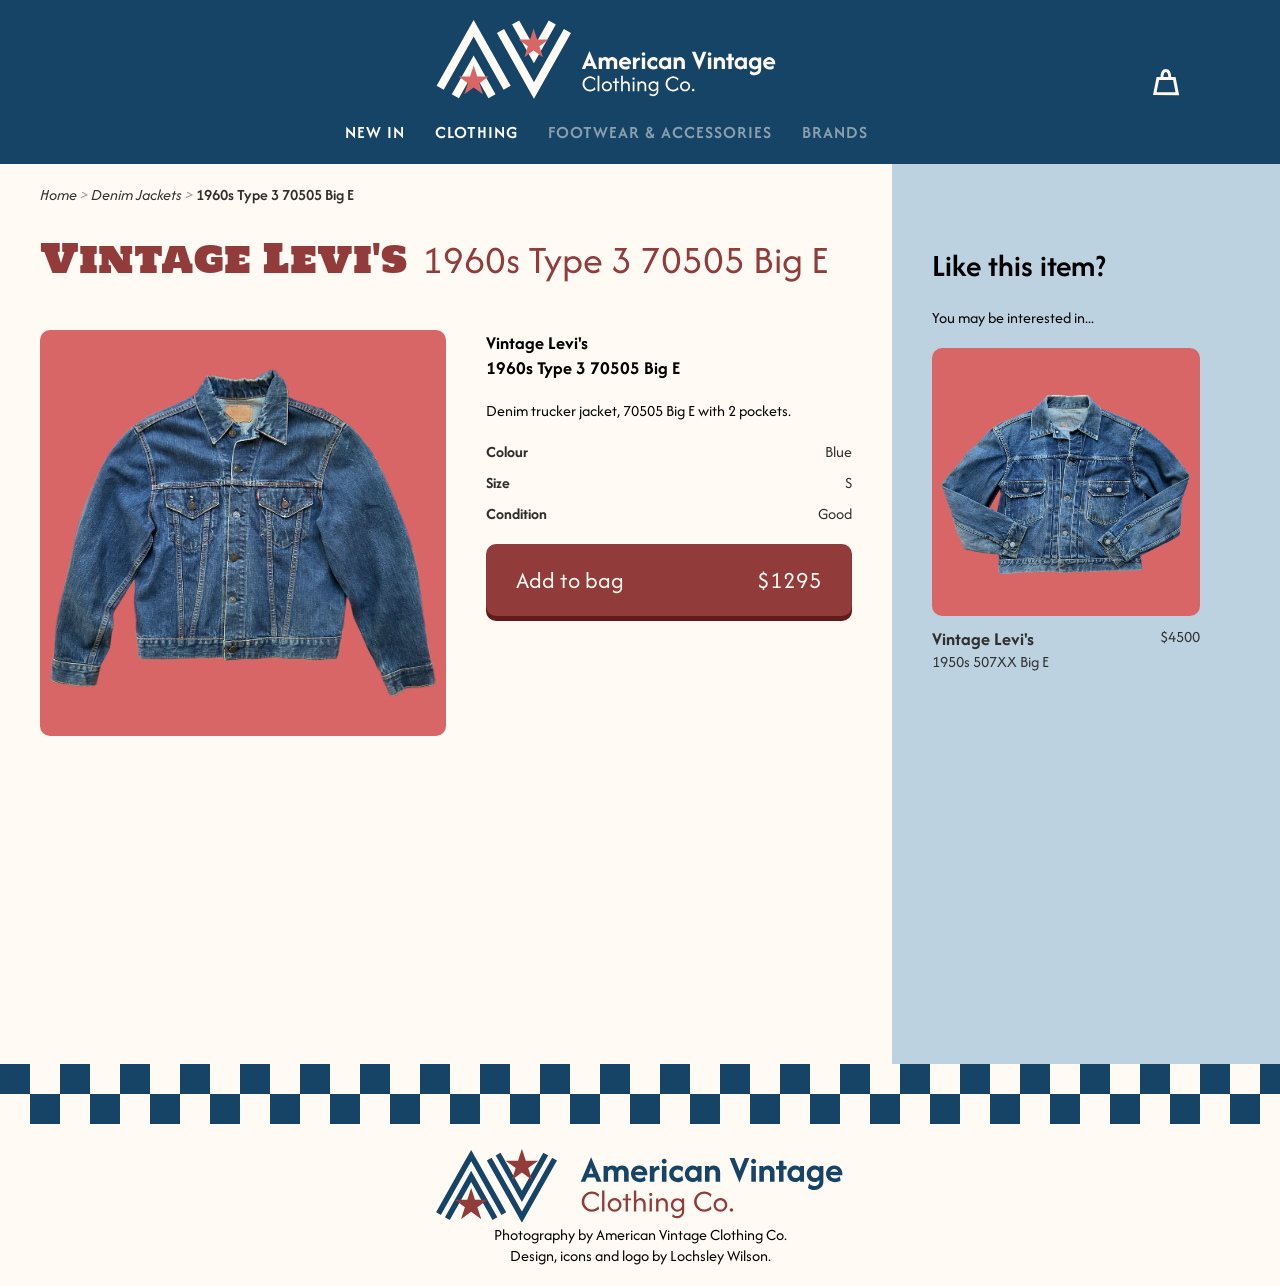
<file: product3.html>
<!DOCTYPE html>
<html lang="en">

<head>
    <link rel="stylesheet" href="styles.css">
    <script src="main.js" defer></script>
    <meta charset="UTF-8">
    <meta name="viewport" content="width=device-width, initial-scale=1.0">
    <link rel="preconnect" href="https://fonts.googleapis.com">
    <link rel="preconnect" href="https://fonts.gstatic.com" crossorigin>
    <link href="https://fonts.googleapis.com/css2?family=Afacad:ital,wght@0,400..700;1,400..700&family=Holtwood+One+SC&display=swap" rel="stylesheet">
    <title>American Vintage Clothing Co. - Product 1</title>
</head>

<body>
<header>
<!-- NAV BAR (with mobile-only and desktop-only elements) -->
    <nav>
<!-- Nav bar -- Left-aligned elements -->
        <div id="nav-left">
            <button id="hamburger-btn" class="mobile-only">
                <img src="icons/hamburger.svg" alt="Menu">
            </button>
         </div>
<!-- Nav bar -- Centre-aligned elements -->
        <div id="nav centre">
            <a href="index.html" id="nav-logo">
                <img src="brand/submark.svg" class="mobile-only" alt="American Vintage Clothing Co.">
                <img src="brand/horizontal-logo.svg" class="desktop-only" alt="American Vintage Clothing Co.">
            </a>
<!-- Nav bar -- Desktop-only nav links -->
            <div id="desktop-nav-links" class="desktop-only">
                <ul>
                    <li><a href="new.html">NEW IN</a></li>
                    <li style="position: relative;">
                        <a href="#" id="desktop-clothing-btn">CLOTHING</a>
                        <div id="desktop-dropdown-menu" class="hidden">
                            <ul class="dropdown-list">
                                <li><a href="tees.html">Tops</a></li>
                                <li><a href="denim-jackets.html">Jackets & Coats</a></li>
                                <li><a href="#" class="inactive">Bottoms</a></li>
                                <li><a href="#" class="inactive">Dresses & Overalls</a></li>
                            </ul>
                        </div>
                    </li>
                    <li><span class="inactive">FOOTWEAR & ACCESSORIES</span></li>
                    <li><span class="inactive">BRANDS</span></li>
                </ul>
            </div>
         </div>
<!-- Nav bar -- Right-aligned elements -->
        <div id="nav-right">
            <button id="bag-btn" class="cart-btn-container">
                <img src="icons/bag.svg" alt="Shopping Bag">
                <span id="cart-badge" class="cart-badge hidden">0</span>
            </button>
        </div>
    </nav>
<!-- Mobile menu overlay -->
<div id="mobile-menu" class="hidden">
    <ul>
        <li><a href="new.html">New In</a></li>
            <li>
                <button class="accordion-btn">Clothing</button>
                <ul class="sub-menu hidden">
                    <li><a href="tees.html">Tees</a></li>
                    <li><a href="denim-jackets.html">Denim Jackets</a></li>
                </ul>
            </li>
        <li><span class="inactive">Footwear & Accessories</span></li>
        <li><span class="inactive">Brands</span></li>
    </ul>
</div>
<!-- Cart ("bag") overlay -->
<div id="cart-overlay" class="hidden">
    <div class="cart-header">
        <h2>Your Bag</h2>
        <button id="close-cart-btn">
            <img src="icons/close.svg" alt="Close Cart">
        </button>
    </div>
    <div id="cart-items">
        <p>Your bag is currently empty.</p>
    </div>
    <div class="cart-footer">
        <a href="checkout.html" class="btn btn-secondary btn-large">Checkout</a>
    </div>
</div>
</header>

<main class="product-page-container">
    <div class="product-main-content">
        <section id="breadcrumb" class="container">
            <p>
                <a href="index.html" class="breadcrumb-link">Home</a> 
                <span class="breadcrumb-inactive"> ></span>
                <a href="denim-jackets.html" class="breadcrumb-link">Denim Jackets</a> 
                <span class="breadcrumb-inactive"> > </span>
                <span class="breadcrumb-current">1960s Type 3 70505 Big E</span>
            </p>
        </section>
        <div class="product-heading-group">
            <h1 class="brand">Vintage Levi's</h1>
            <h1 id="name">1960s Type 3 70505 Big E</h1>
        </div>
        <section id="product" class="container">
            <img src="images/product3.png" id="main-product" class="img-thumbnail img-thumbnail-red" alt="Levi's 1960s Type 3 70505 Big E">
            <section id="product-info"> 
                <h3 class="product-brand">Vintage Levi's</h2>
                <h3 class="product-name">1960s Type 3 70505 Big E</h2>
                <p class="product-description">Denim trucker jacket, 70505 Big E with 2 pockets.</p>
                <p class="product-variable"><span class="product-variable--name">Colour</span><span class="product-variable--data">Blue</span></p>
                <p class="product-variable"><span class="product-variable--name">Size</span><span class="product-variable--data">S</span></p>
                <p class="product-variable"><span class="product-variable--name">Condition</span><span class="product-variable--data">Good</span></p>
                <button id="add-to-bag-btn" class="btn btn-primary btn-split" data-id="3">
                    <span>Add to bag</span> <span id="btn-price">$1295</span>  
                </button>
            </section>
        </section>
        
    </div>
    
    <aside id="product-sidebar" class="desktop-only">
        <div id="product-sidebar--content">
            <h2>Like this item?</h2>
            <p>You may be interested in...</p>
            <a href="product2.html" class="product-card">
                <div class="card-content">
                    <img src="images/product4.png" class="img-thumbnail img-thumbnail-red" alt="Levi's 1950s 507XX Big E">
                    <div class="product-details"><h3>Vintage Levi's</h3><p>$4500</p></div>
                    <p class="product-name">1950s 507XX Big E</p>
                </div>
            </a>
        </div>
    </aside>

</main>
<footer>
    <div class ="checkerboard"></div>
    <div id="footer-content">
        <img src="images/logo_horizontal_lightbg.svg" class="footer-logo" alt="American Vintage Clothing Co.">
        <p>Photography by American Vintage Clothing Co.</p>
        <p>Design, icons and logo by Lochsley Wilson.</p>
    </div>
</footer>
</body>
</html>
</file>
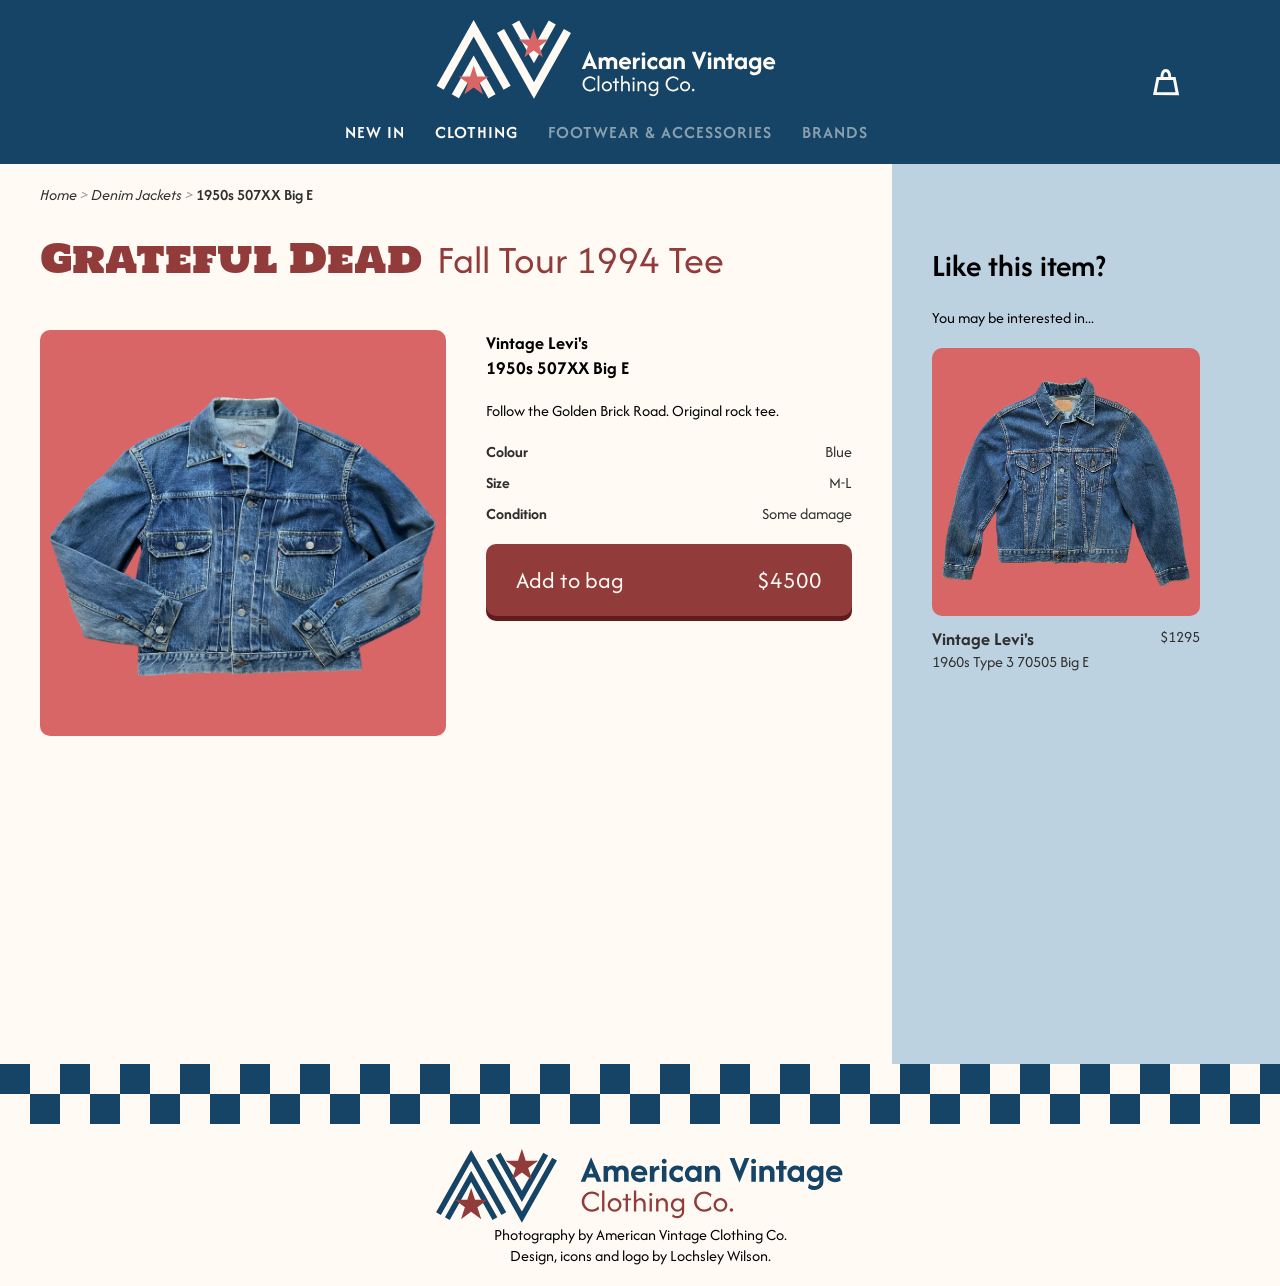
<file: product4.html>
<!DOCTYPE html>
<html lang="en">

<head>
    <link rel="stylesheet" href="styles.css">
    <script src="main.js" defer></script>
    <meta charset="UTF-8">
    <meta name="viewport" content="width=device-width, initial-scale=1.0">
    <link rel="preconnect" href="https://fonts.googleapis.com">
    <link rel="preconnect" href="https://fonts.gstatic.com" crossorigin>
    <link href="https://fonts.googleapis.com/css2?family=Afacad:ital,wght@0,400..700;1,400..700&family=Holtwood+One+SC&display=swap" rel="stylesheet">
    <title>American Vintage Clothing Co. - Product 1</title>
</head>

<body>
<header>
<!-- NAV BAR (with mobile-only and desktop-only elements) -->
    <nav>
<!-- Nav bar -- Left-aligned elements -->
        <div id="nav-left">
            <button id="hamburger-btn" class="mobile-only">
                <img src="icons/hamburger.svg" alt="Menu">
            </button>
         </div>
<!-- Nav bar -- Centre-aligned elements -->
        <div id="nav centre">
            <a href="index.html" id="nav-logo">
                <img src="brand/submark.svg" class="mobile-only" alt="American Vintage Clothing Co.">
                <img src="brand/horizontal-logo.svg" class="desktop-only" alt="American Vintage Clothing Co.">
            </a>
<!-- Nav bar -- Desktop-only nav links -->
            <div id="desktop-nav-links" class="desktop-only">
                <ul>
                    <li><a href="new.html">NEW IN</a></li>
                    <li style="position: relative;">
                        <a href="#" id="desktop-clothing-btn">CLOTHING</a>
                        <div id="desktop-dropdown-menu" class="hidden">
                            <ul class="dropdown-list">
                                <li><a href="tees.html">Tops</a></li>
                                <li><a href="denim-jackets.html">Jackets & Coats</a></li>
                                <li><a href="#" class="inactive">Bottoms</a></li>
                                <li><a href="#" class="inactive">Dresses & Overalls</a></li>
                            </ul>
                        </div>
                    </li>
                    <li><span class="inactive">FOOTWEAR & ACCESSORIES</span></li>
                    <li><span class="inactive">BRANDS</span></li>
                </ul>
            </div>
         </div>
<!-- Nav bar -- Right-aligned elements -->
        <div id="nav-right">
            <button id="bag-btn" class="cart-btn-container">
                <img src="icons/bag.svg" alt="Shopping Bag">
                <span id="cart-badge" class="cart-badge hidden">0</span>
            </button>
        </div>
    </nav>
<!-- Mobile menu overlay -->
<div id="mobile-menu" class="hidden">
    <ul>
        <li><a href="new.html">New In</a></li>
            <li>
                <button class="accordion-btn">Clothing</button>
                <ul class="sub-menu hidden">
                    <li><a href="tees.html">Tees</a></li>
                    <li><a href="denim-jackets.html">Denim Jackets</a></li>
                </ul>
            </li>
        <li><span class="inactive">Footwear & Accessories</span></li>
        <li><span class="inactive">Brands</span></li>
    </ul>
</div>
<!-- Cart ("bag") overlay -->
<div id="cart-overlay" class="hidden">
    <div class="cart-header">
        <h2>Your Bag</h2>
        <button id="close-cart-btn">
            <img src="icons/close.svg" alt="Close Cart">
        </button>
    </div>
    <div id="cart-items">
        <p>Your bag is currently empty.</p>
    </div>
    <div class="cart-footer">
        <a href="checkout.html" class="btn btn-secondary btn-large">Checkout</a>
    </div>
</div>
</header>

<main class="product-page-container">
    <div class="product-main-content">
        <section id="breadcrumb" class="container">
            <p>
                <a href="index.html" class="breadcrumb-link">Home</a> 
                <span class="breadcrumb-inactive"> ></span>
                <a href="denim-jackets.html" class="breadcrumb-link">Denim Jackets</a> 
                <span class="breadcrumb-inactive"> > </span>
                <span class="breadcrumb-current">1950s 507XX Big E</span>
            </p>
        </section>
        <div class="product-heading-group">
            <h1 class="brand">Grateful Dead</h1>
            <h1 id="name">Fall Tour 1994 Tee</h1>
        </div>
        <section id="product" class="container">
            <img src="images/product4.png" id="main-product" class="img-thumbnail img-thumbnail-red" alt="Grateful Dead Tee">
            <section id="product-info"> 
                <h3 class="product-brand">Vintage Levi's</h2>
                <h3 class="product-name">1950s 507XX Big E</h2>
                <p class="product-description">Follow the Golden Brick Road. Original rock tee.</p>
                <p class="product-variable"><span class="product-variable--name">Colour</span><span class="product-variable--data">Blue</span></p>
                <p class="product-variable"><span class="product-variable--name">Size</span><span class="product-variable--data">M-L</span></p>
                <p class="product-variable"><span class="product-variable--name">Condition</span><span class="product-variable--data">Some damage</span></p>
                <button id="add-to-bag-btn" class="btn btn-primary btn-split" data-id="4">
                    <span>Add to bag</span> <span id="btn-price">$4500</span>  
                </button>
            </section>
        </section>
        
    </div>
    
    <aside id="product-sidebar" class="desktop-only">
        <div id="product-sidebar--content">
            <h2>Like this item?</h2>
            <p>You may be interested in...</p>
            <a href="product2.html" class="product-card">
                <div class="card-content">
                    <img src="images/product3.png" class="img-thumbnail img-thumbnail-red" alt="Levi's 1960s Type 3 70505 Big E">
                    <div class="product-details"><h3>Vintage Levi's </h3><p>$1295</p></div>
                    <p class="product-name">1960s Type 3 70505 Big E</p>
                </div>
            </a>
        </div>
    </aside>

</main>
<footer>
    <div class ="checkerboard"></div>
    <div id="footer-content">
        <img src="images/logo_horizontal_lightbg.svg" class="footer-logo" alt="American Vintage Clothing Co.">
        <p>Photography by American Vintage Clothing Co.</p>
        <p>Design, icons and logo by Lochsley Wilson.</p>
    </div>
</footer>
</body>
</html>
</file>
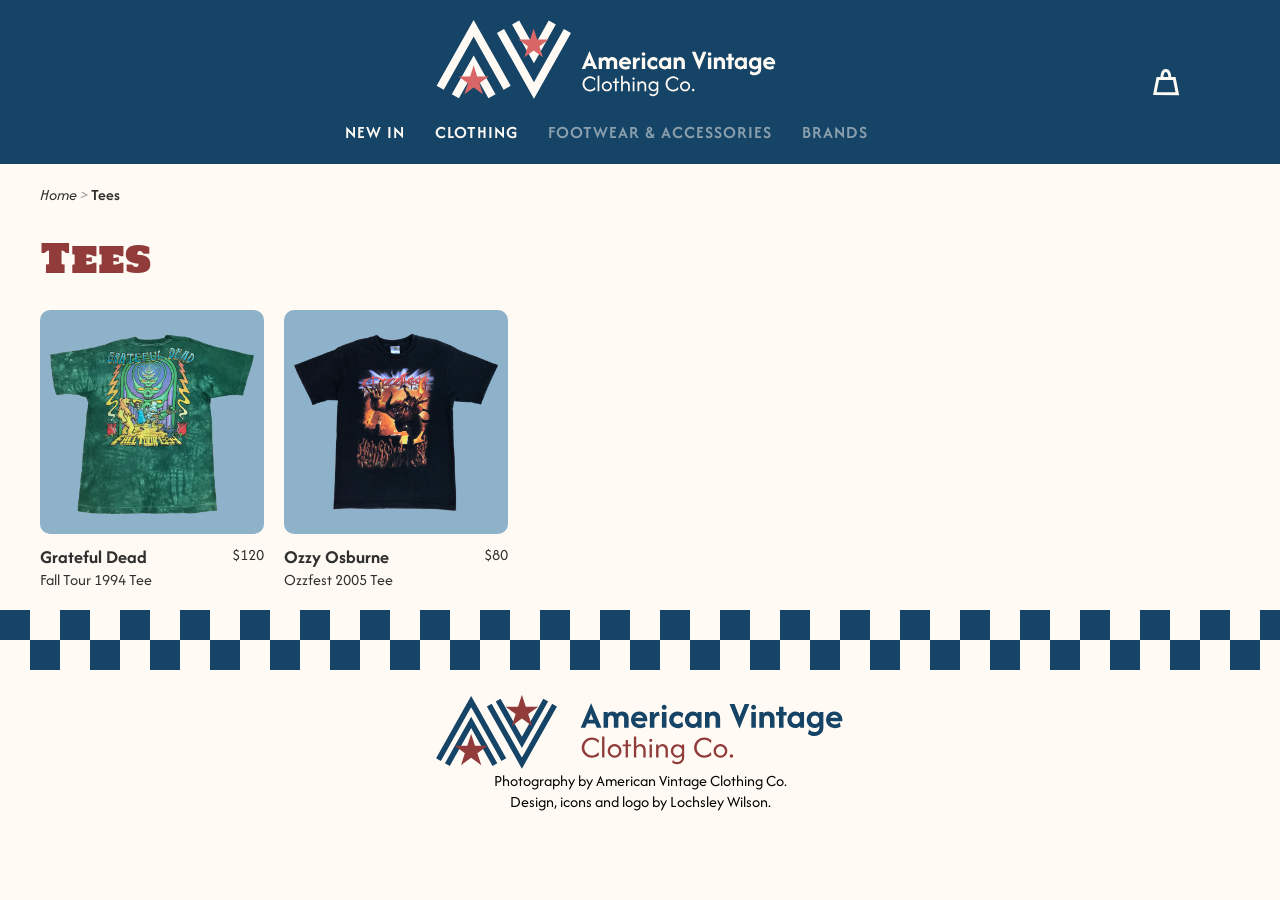
<file: tees.html>
<!DOCTYPE html>
<html lang="en">

<head>
    <link rel="stylesheet" href="styles.css">
    <script src="main.js" defer></script>
    <meta charset="UTF-8">
    <meta name="viewport" content="width=device-width, initial-scale=1.0">
    <link rel="preconnect" href="https://fonts.googleapis.com">
    <link rel="preconnect" href="https://fonts.gstatic.com" crossorigin>
    <link href="https://fonts.googleapis.com/css2?family=Afacad:ital,wght@0,400..700;1,400..700&family=Holtwood+One+SC&display=swap" rel="stylesheet">
    <title>American Vintage Clothing Co. - Tees</title>
</head>

<body>
<header>
<!-- NAV BAR (with mobile-only and desktop-only elements) -->
    <nav>
<!-- Nav bar -- Left-aligned elements -->
        <div id="nav-left">
            <button id="hamburger-btn" class="mobile-only">
                <img src="icons/hamburger.svg" alt="Menu">
            </button>
         </div>
<!-- Nav bar -- Centre-aligned elements -->
        <div id="nav centre">
            <a href="index.html" id="nav-logo">
                <img src="brand/submark.svg" class="mobile-only" alt="American Vintage Clothing Co.">
                <img src="brand/horizontal-logo.svg" class="desktop-only" alt="American Vintage Clothing Co.">
            </a>
<!-- Nav bar -- Desktop-only nav links -->
            <div id="desktop-nav-links" class="desktop-only">
                <ul>
                    <li><a href="new.html">NEW IN</a></li>
                    <li style="position: relative;">
                        <a href="#" id="desktop-clothing-btn">CLOTHING</a>
                        <div id="desktop-dropdown-menu" class="hidden">
                            <ul class="dropdown-list">
                                <li><a href="tees.html">Tees</a></li>
                                <li><a href="denim-jackets.html">Jackets & Coats</a></li>
                                <li><a href="#" class="inactive">Bottoms</a></li>
                                <li><a href="#" class="inactive">Dresses & Overalls</a></li>
                            </ul>
                        </div>
                    </li>
                    <li><span class="inactive">FOOTWEAR & ACCESSORIES</span></li>
                    <li><span class="inactive">BRANDS</span></li>
                </ul>
            </div>
         </div>
<!-- Nav bar -- Right-aligned elements -->
        <div id="nav-right">
            <button id="bag-btn" class="cart-btn-container">
                <img src="icons/bag.svg" alt="Shopping Bag">
                <span id="cart-badge" class="cart-badge hidden">0</span>
            </button>
        </div>
    </nav>
<!-- Mobile menu overlay -->
<div id="mobile-menu" class="hidden">
    <ul>
        <li><a href="new.html">New In</a></li>
            <li>
                <button class="accordion-btn">Clothing</button>
                <ul class="sub-menu hidden">
                    <li><a href="tees.html">Tees</a></li>
                    <li><a href="denim-jackets.html">Denim Jackets</a></li>
                </ul>
            </li>
        <li><span class="inactive">Footwear & Accessories</span></li>
        <li><span class="inactive">Brands</span></li>
    </ul>
</div>
<!-- Cart ("bag") overlay -->
<div id="cart-overlay" class="hidden">
    <div class="cart-header">
        <h2>Your Bag</h2>
        <button id="close-cart-btn">
            <img src="icons/close.svg" alt="Close Cart">
        </button>
    </div>
    <div id="cart-items">
        <p>Your bag is currently empty.</p>
    </div>
    <div class="cart-footer">
        <a href="checkout.html" class="btn btn-secondary btn-large">Checkout</a>
    </div>
</div>
</header>

<main>
    <section id="breadcrumb" class="container">
        <p>
            <a href="index.html" class="breadcrumb-link">Home</a> 
            <span class="breadcrumb-inactive"> > </span>
            <span class="breadcrumb-current">Tees</span>
        </p>
    </section>
    <section id="products" class="container">
        <h1>Tees</h1>
        <section id="product-list">
            <a href="product1.html" class="product-card">
                <div class="card-content">
                    <img src="images/product1_front.png" class="img-thumbnail img-thumbnail-blue" alt="Grateful Dead Tee">
                    <div class="product-details"><h3>Grateful Dead</h3><p>$120</p></div>
                    <p class="product-name">Fall Tour 1994 Tee</p>
                </div>
            </a>
            <a href="product2.html" class="product-card">
                <div class="card-content">
                    <img src="images/product2.png" class="img-thumbnail img-thumbnail-blue" alt="Ozzy Osbourne Tee">
                    <div class="product-details"><h3>Ozzy Osburne</h3><p>$80</p></div>
                    <p class="product-name">Ozzfest 2005 Tee</p>
                </div>
            </a>
    </section>
</main>
<footer>
    <div class ="checkerboard"></div>
    <div id="footer-content">
        <img src="images/logo_horizontal_lightbg.svg" class="footer-logo" alt="American Vintage Clothing Co.">
        <p>Photography by American Vintage Clothing Co.</p>
        <p>Design, icons and logo by Lochsley Wilson.</p>
    </div>
</footer>
</body>
</html>
</file>
<file: styles.css>
/* VARIABLES */

:root {
    --darkest-blue: #05243b;
    --dark-blue: #164467;
    --mid-blue: #3b7da0;
    --light-blue: #8eb2c9;
    --lightest-blue: #bdd2e1; 
    --dark-red: #611B1B;
    --mid-red: #913B3B; 
    --light-red: #D96666;
    --lightest-red: #E8C3B1; 
    --paper: #FFFBF4;
    --charcoal: #2F2F2F;
    --font-heading: "Holtwood One SC", serif, "Rockwell";
    --font-body: "Afacad", sans-serif;
}
/* GLOBAL FORMATTING */

* {
    margin: 0;
    padding: 0;
    box-sizing: border-box;
    font-family: var(--font-body);
}

/* FONTS */

a {
    text-decoration: none;
}

h1 { 
    color: var(--mid-red);
    font-family: var(--font-heading);
    font-size: clamp(1.5rem, 5vw, 2.5rem); 
    font-weight: 400;
    font-style: normal;
    margin-bottom: 20px;
}

.product-heading-group {
    display: flex;
    align-items: baseline;
    gap: 15px;
    margin: 20px;
}

.brand {
    font-size: clamp(1.5rem, 5vw, 2.5rem); 
    color: var(--mid-red);
}

#name {
    font-size: clamp(1.5rem, 5vw, 2.5rem);
    font-family: var(--font-body);
    font-weight: 300;
}

h2 {
    font-size: 24pt;
    font-weight: 600;
}

#prod-name {
    font-weight: 100;
}

p {
    font-family: var(--font-body);
    font-weight: 400;
    font-size: 1em;
}

.product-description {
    margin-top: 20px;
    margin-bottom: 20px;
}

.product-variable {
    display: flex;
    justify-content: space-between;
    margin-bottom: 10px;
}

.product-variable--name {
    font-weight: 700; 
    color: var(--charcoal);
}

.product-variable--data {
    color: var(--charcoal);
}

/* HEADER & NAV */

header {
    background-color: var(--dark-blue);
    position: sticky;
    top: 0;
    z-index: 1000;
}

nav {
    display: flex;
    justify-content: space-between;
    align-items: center;
    padding: calc(env(safe-area-inset-top, 0px) + 20px) 10px 30px 10px;
    width: 100%;
}

/* Nav -- elements */

#nav-left {
    display: flex;
    justify-content: space-between;
}

#nav-right {
    display: flex;
    justify-content: space-between;
}

#nav-logo {
    margin-top: 20px;
    margin-bottom: 20px;
}

nav button {
    background-color: transparent;
    border: none;
    padding: 10px;
    margin-left: 10px;
    margin-right: 10px;
    cursor: pointer;
}

/* Nav - Cart button + item count badge */

.cart-btn-container {
    position: relative;
    display: inline-flex;
    align-items: center;
}

.cart-badge {
    position: absolute;
    top: 2px;
    right: 2px;
    background-color: var(--mid-red);
    color: var(--paper);
    font-size: 0.7em;
    font-weight: 600;
    min-width: 18px;
    height: 18px;
    padding: 0 4px;
    border-radius: 10px; 
    display: flex;
    align-items: center;
    justify-content: center;
}

/* MOBILE MENU (hamburger) */

#mobile-menu {
    position: absolute;
    width: 100%;
    height: 100vh;
    top: 100%;
    left: 0;
    background-color: var(--paper);
    padding: 20px;
    z-index: 999;
}

#mobile-menu ul {
    list-style: none;
}

#mobile-menu a, .accordion-btn {
    font-family: var(--font-body);
    font-size: 2em;
    color: var(--charcoal);
    display: block;
    text-decoration: none;
    border: none;
    background: none;
    cursor: pointer;
    margin-bottom: 20px;
    text-align: left;
}

#mobile-menu .sub-menu a {
    font-size: 1.5em;
    font-weight: 400;
    padding-left: 20px;
}

#mobile-menu .inactive {
    font-family: var(--font-body);
    font-size: 2em;
    font-style: italic;
    display: block;
    margin-bottom: 20px;
    cursor: default;
    opacity: 0.5;
}

/* CART OVERLAY */

#cart-overlay {
    position: fixed; 
    top: 0;
    right: 0; 
    max-width: 500px;
    width: 100%; 
    height: 100vh;
    background-color: var(--paper);
    padding: 20px;
    z-index: 1001;
    display: flex;
    flex-direction: column;
}

.cart-header {
    display: flex;
    justify-content: space-between;
    align-items: center;
    margin-top: 20px;
    margin-bottom: 20px;
    border-bottom: 2px solid var(--charcoal);
    padding-bottom: 10px;
}

.cart-footer {
    width: 100%;
    padding-top: 10px;
    margin-bottom: 30px; 
}
#cart-items {
    flex-grow: 1; 
    overflow-y: auto; 
    margin-bottom: 20px;
}

#close-cart-btn {
    background: none;
    border: none;
    cursor: pointer;
}

/* UTILITY */ 
.hidden {
    display: none !important;
}

.desktop-only {
    display: none !important;
}

body {
    background-color: var(--paper);
    overflow-x: hidden;
}

/* MAIN SECTION */

main {
    background-color: var(--paper);
}

.container {
    margin: 20px;
}

/* Homepage cards: one large "hero" and smaller "sub-cards"  */

#hero {
    margin:0;
}

#sub-cards {
    margin: 0;
}

.hero-card {
    display: block;
    background-color: var(--dark-blue);
    height: 30vh;
    background-image: url('images/hero-bg.png');
    background-size: cover;
    background-position: center;
}

.sub-card {
    margin: 0;
    display: block;
    background-color: var(--dark-blue);
    height: 30vh;
    background-size: min(50%, 250px);
    background-repeat: no-repeat;
    background-position: center;
    padding: 20px
}

.index-card-content {
    display: flex;
    flex-direction: column;
    justify-content: flex-end;
    align-items: center;
    height: 100%;
    padding: 20px;
}

#tees-card {
    background-image: url(images/tee.png);
}

#denim-jackets-card {
    background-image: url(images/product3.png);
    background-color: var(--mid-red);
}

/* PRODUCT PAGE */

#product {
    display: flex;
    flex-direction: column; 
    gap: 20px;
}

.product-variable {
    display: flex;
    flex-direction: space-between;
}

/* Product list + product cards  */

#product-list { 
    margin: 0;
    display: grid;
    grid-template-columns: 1fr 1fr;
    gap: 20px;
}
.product-card {
    display: block;
    color: var(--charcoal)
}

.product-details {
    display:flex;
    justify-content: space-between;
    margin-top: 10px;
}

.card-content p{
    font-size: 1em;
}

.product {
    margin: 0;
}

/* THUMBNAILS */

/* Thumbnail -- Base */
img {
    width: 100%;
    height: auto;
    display: block;
}

.img-thumbnail {
    padding: 10px;
    border-radius: 10px;
    aspect-ratio: 1/1;
    object-fit: contain;
}

/* Thumbnail -- Colour variants */

.img-thumbnail-blue {
    background-color: var(--light-blue);
}
.img-thumbnail-red {
    background-color: var(--light-red);
}

/* CART ITEMS */
.cart-item-card {
    display: flex;
    align-items: center;
    gap: 15px;
    background-color: var(--paper); 
    border-radius: 15px;
    padding: 15px;
    margin-bottom: 15px;
    box-shadow: 0 4px 10px rgba(0, 0, 0, 0.05); 
}

.cart-item-img {
    width: 80px; 
    height: 80px;
    flex-shrink: 0;
}

.cart-item-details h3 {
    font-size: 1.1em;
    margin-bottom: 2px;
    color: var(--charcoal);
}

.cart-item-details h4 {
    font-size: 1.1em;
    font-weight: 600;
    margin-bottom: 5px;
    color: var(--charcoal);
}

.cart-item-details p {
    font-size: 1em;
    color: var(--charcoal);
    margin-bottom: 5px;
}
/* CHECKOUT */
.checkout-container {
    margin-top: 40px;
    margin-bottom: 60px;
}

.checkout-form-section h2, .checkout-summary-section h2 {
    margin-bottom: 20px;
}

/* Form Styles */
.form-group {
    margin-bottom: 20px;
}

.form-group label {
    display: block;
    margin-bottom: 8px;
    font-weight: 600;
    color: var(--charcoal);
}

.form-group input {
    width: 100%;
    padding: 15px;
    border: 2px solid var(--lightest-blue);
    border-radius: 8px;
    font-size: 1em;
    font-family: var(--font-body);
    background-color: white;
    color: var(--charcoal);
}

.form-group input:focus {
    outline: none;
    border-color: var(--mid-blue);
}

.checkout-summary-section {
    background-color: var(--lightest-blue);
    padding: 30px;
    border-radius: 15px;
    margin-top: 40px;
}

.checkout-total-row {
    display: flex;
    justify-content: space-between;
    align-items: center;
    margin-top: 20px;
    padding-top: 20px;
    border-top: 2px solid var(--charcoal);
}

.checkout-total-row h3 {
    margin: 0;
}

/* --- CONFIRMATION OVERLAY --- */
#confirmation-overlay {
    position: fixed;
    top: 0;
    left: 0;
    width: 100vw;
    height: 100vh;
    background-color: var(--paper);
    z-index: 2000; 
    overflow-y: auto; 
}

.confirmation-container {
    max-width: 600px; 
    margin: 0 auto;
    padding: 40px 20px;
    position: relative;
}

.close-btn {
    background: none;
    border: none;
    cursor: pointer;
    position: absolute;
    top: 20px;
    left: 20px;
}

.success-icon-container {
    display: flex;
    justify-content: center;
    margin: 20px;
}
.success-icon {
    background-color: var(--mid-blue);
    width: 80px;  
    height: 80px; 
    display: flex;
    align-items: center;
    justify-content: center;
    border-radius: 50%;
}

.success-icon img {
    width: 50%;
    height: auto;
    display: block; 
}

.confirmation-section {
    margin-bottom: 30px;
}

.confirmation-section h3 {
    font-size: 1.2em;
    font-weight: 400;
    margin-bottom: 15px;
    color: var(--charcoal);
}

.confirmation-row {
    display: flex;
    justify-content: space-between;
    align-items: center;
    margin-bottom: 10px;
}

.confirmation-total {
    border-top: 1px solid var(--charcoal);
    padding-top: 10px;
    margin-top: 10px;
}

/* BREADCRUMB (Secondary Nav) */

#breadcrumb {
    margin-top: 20px;
}

#breadcrumb p { 
    font-size: 1em;
    color: var(--charcoal);
}

.breadcrumb-link {
    font-style: italic;
    color: var(--charcoal);
}

.breadcrumb-link:hover {
    text-decoration: underline;
}

.breadcrumb-inactive {
    font-style: italic;
    opacity: 0.5;
}

.breadcrumb-current {
    font-style: normal;
    font-weight: 600;
}

/* BUTTONS */

/* Button -- base */

.btn {
    color: var(--paper);
    padding: 10px 20px;
    border-radius: 10px;
    border: none;
    cursor: pointer;
    display: inline-block;
    text-decoration: none;
    text-align: center;
}

/* Button -- Colour variants */

.btn-primary {
    background-color: var(--mid-red);
    box-shadow: 0 5px var(--dark-red);
}

.btn-secondary {
    background-color: var(--dark-blue);
    box-shadow: 0 5px var(--darkest-blue);
}

/* Button -- Size, layout & font variants */

.btn-card {
    font-family: var(--font-heading);
}

.btn-large {
    font-size: 1.5em;
    display: block;
    width: 100%;
    padding: 20px 30px; 
    box-sizing: border-box;
}

.btn-split {
    display: flex;
    justify-content: space-between;
    text-align: center;
    font-size: 1.5em;
    width: 100%;
    padding: 20px 30px;
}

#add-to-bag-btn {
    margin-top: 20px;
}

/* Button -- Text properties*/ 

.btn-price {
   font-weight: 100;
}

.btn-text{
    font-weight: 600;
}

/* HOVER STATES (quick fix) */

.btn:hover, .product-card:hover, .bento-card:hover {
    transform: translateY(-3px);
    opacity: 0.9;
    transition: all 0.2s ease;
}

/* PRE-FOOTER (map, hours, contact)*/

.pre-footer-grid {
    display: flex;
    flex-direction: column;
    gap: 10px;
    margin: 40px 0;
}

.pre-footer-left {
    position: relative; 
    z-index: 1; 
    background-color: var(--light-blue); 
    padding: 30px;
    border-radius: 15px;
}

.visit-card {
    background-color: var(--paper); 
    padding: 20px;
    border-radius: 10px;
    margin-bottom: 20px;
    text-align: center;
}

.visit-card h1 {
    margin-bottom: 10px;
}

#map-container a {
    display: block;
    width: 100%;
    aspect-ratio: 1/1;
    background-image: url('images/map.svg');
    background-color: var(--light-blue);
    background-size: cover;
    border-radius: 10px;
}

.hours-grid {
    display: grid;
    grid-template-columns: 1fr 1fr;
    gap: 15px 10px;
    font-size: 1.2em;
    color: var(--charcoal);
    margin-bottom: 40px;
}

.align-right {
    text-align: right; 
}

.contact-section {
    text-align: center;
}

.contact-section h1 {
    margin-bottom: 20px;
    text-align: left;
}

/* GRAPHICS */

.checkerboard {
    height: 60px;
    background-image: url('images/check.svg');
    background-repeat: repeat-x;
}

/* FOOTER */

#footer-content {
    margin-top: 20px;
    margin-bottom: 20px;
    display: flex;
    flex-direction: column;
    justify-content: center;
    align-items: center;
}

footer p {
    font-size: 1em;
}

.footer-logo {
    max-height: 80px;
}


/* Desktop-only sections */

#desktop-new-in {
    display: none;
}

#desktop-shop {
    display: none;
    background-color: var(--mid-blue);
}

#desktop-shop h1{
    color: var(--paper);
}

#desktop-divider {
    display: none;
}

/* DESKTOP DISPLAY CHANGES*/

@media (min-width: 1024px) {

/* UTILITY */

.mobile-only {
    display: none !important;
}

.desktop-only {
    display: block !important;
}

/* CONTAINER CONSTRAINTS */
nav, .container, .product-page-container {
    max-width: 1200px;
    margin-left: auto;
    margin-right: auto;
}

/* NAV BAR */ 

nav {
    align-items: center;
    padding: 20px 40px;
}

#nav-logo .desktop-only {
    height: 100px; 
    padding-bottom: 20px;
}

/* Nav bar -- Menu */
#desktop-dropdown-menu {
    position: absolute;
    top: 150%; /* Pushes the menu just below the nav text */
    left: 50%;
    transform: translateX(-50%); /* Perfectly centers it under the "CLOTHING" button */
    background-color: var(--paper);
    padding: 20px 30px;
    border-radius: 10px;
    box-shadow: 0px 8px 16px rgba(0,0,0,0.1); /* Adds a soft drop shadow to float above content */
    z-index: 1000;
    white-space: nowrap; /* Prevents the horizontal list from squishing */
}

#desktop-dropdown-menu a.inactive {
    opacity: 0.5;
    cursor: default; 
}

#desktop-dropdown-menu a.inactive:hover {
    color: var(--charcoal) !important; 
}

#desktop-dropdown-menu .dropdown-list {
    display: flex;
    gap: 30px;
    margin: 0;
    padding: 0;
}

/* Override the white header text so we can read the links on the paper background */
#desktop-dropdown-menu a {
    color: var(--charcoal) !important;
    font-weight: 400 !important;
    font-size: 1.1em !important;
    transition: color 0.2s ease;
}

#desktop-dropdown-menu a:hover {
    color: var(--mid-red) !important;
}


#desktop-nav-links ul {
    display: flex;
    gap: 30px;
    list-style: none;
}

#desktop-nav-links a, #desktop-nav-links .inactive {
    color: var(--paper);
    font-weight: 600;
    letter-spacing: 1px;
    font-size: 1.1em;
}

#desktop-nav-links .inactive {
    opacity: 0.5;
}

/* "SHOP" BENTO */

.shop-grid {
    display: grid;
    grid-template-columns: 1fr 1fr; 
    grid-template-rows: auto auto;   
    gap: 20px;
}

/* Bento -- Base Card */

.bento-card {
    border-radius: 10px;
    display: flex;
    flex-direction: column;
    align-items: center;
    justify-content: center;
    padding: 30px;
    text-decoration: none;
    overflow: hidden;
}

/* Bento -- Elements */

.bento-card__img {
    max-height: 200px; 
    width: auto;
    object-fit: contain;
    margin-bottom: 20px;
}

/* Bento -- Colour variants */

.bento-card--blue { background-color: var(--dark-blue); }
.bento-card--red { background-color: var(--mid-red); }

/* Bento -- Layout variant */

.bento-card--large {
    grid-row: span 2;
    background-image: url('images/hero-desktop.jpg');
    background-size: cover;
    background-position: center;
    align-items: flex-end; 
    padding-bottom: 40px;
}

.bento-card--horizontal {
    flex-direction: row; 
    justify-content: space-between;
}

.bento-card--horizontal .bento-card__img {
    margin-bottom: 0;
    margin-right: 20px;
    height: 160px; 
}

 #product-list { 
    grid-template-columns: 1fr 1fr 1fr 1fr 1fr;
}

#desktop-new-in {
    display: block;
}

#desktop-shop {
    display: block;
    padding: 20px 20px 60px 20px;
    overflow: hidden;
}

#desktop-divider {
    display: block;
}

#hero {
    display: none;
}

#sub-cards {
    display: none;
}

/* PRE-FOOTER (desktop) */
.pre-footer-wrapper {
    display: grid;
    grid-template-columns: 1fr 1fr;
    gap: 20px; 
    align-items: flex-start; 
}

.pre-footer-left {
    border-radius: 0 20px 20px 0; 
    padding: 40px;
}

.pre-footer-left::before {
    content: "";
    position: absolute;
    top: 0;
    right: 100%; 
    width: 100vw;
    height: 100%;
    background-color: var(--light-blue);
    z-index: -1;
}

.pre-footer-right {
    padding-top: 60px;
    padding-bottom: 40px; 
    padding-left: 20px;
    padding-right: 0;
    display: flex;
    flex-direction: column;
    justify-content: space-between; 
}

/* PRODUCT PAGE (desktop) */ 

/* Product Page Layout (desktop) */

.product-heading-group {
    margin: 0px;
}

.product-page-container {
    display: grid;
    grid-template-columns: 7fr 3fr; 
    gap: 40px;
}

#product-sidebar--content {
    margin-top: 40px;
    display: flex;
    flex-direction: column;
    gap: 20px;
}

#product-sidebar {
    background-color: var(--lightest-blue); 
    padding: 40px;
    min-height: 100vh;
    position: relative;
}

#product-sidebar::after {
    content: "";
    position: absolute;
    top: 0;
    left: 100%;
    width: 100vw;
    height: 100%;
    background-color: var(--lightest-blue);
    z-index: -1;
}

 #product {
    flex-direction: row; 
    align-items: flex-start;
    gap: 40px;
 }

 #main-product {
    flex: 1; 
    max-width: 50%;
 }

#product-info {
    flex: 1;
 }

/* CHECKOUT DESKTOP */
.checkout-container {
    display: grid;
    grid-template-columns: 2fr 1fr;
    gap: 60px;
    align-items: flex-start; 
}

.checkout-summary-section {
    margin-top: 0; 
    position: sticky; 
    top: 120px; 
}

}

/* --- CHECKOUT MOBILE REORDER --- */
@media (max-width: 1023px) {
    .checkout-container {
        display: flex;
        flex-direction: column;
    }
    
    .checkout-summary-section {
        order: -1; 
        margin-top: 0;
        margin-bottom: 40px; 
    }
}
</file>
